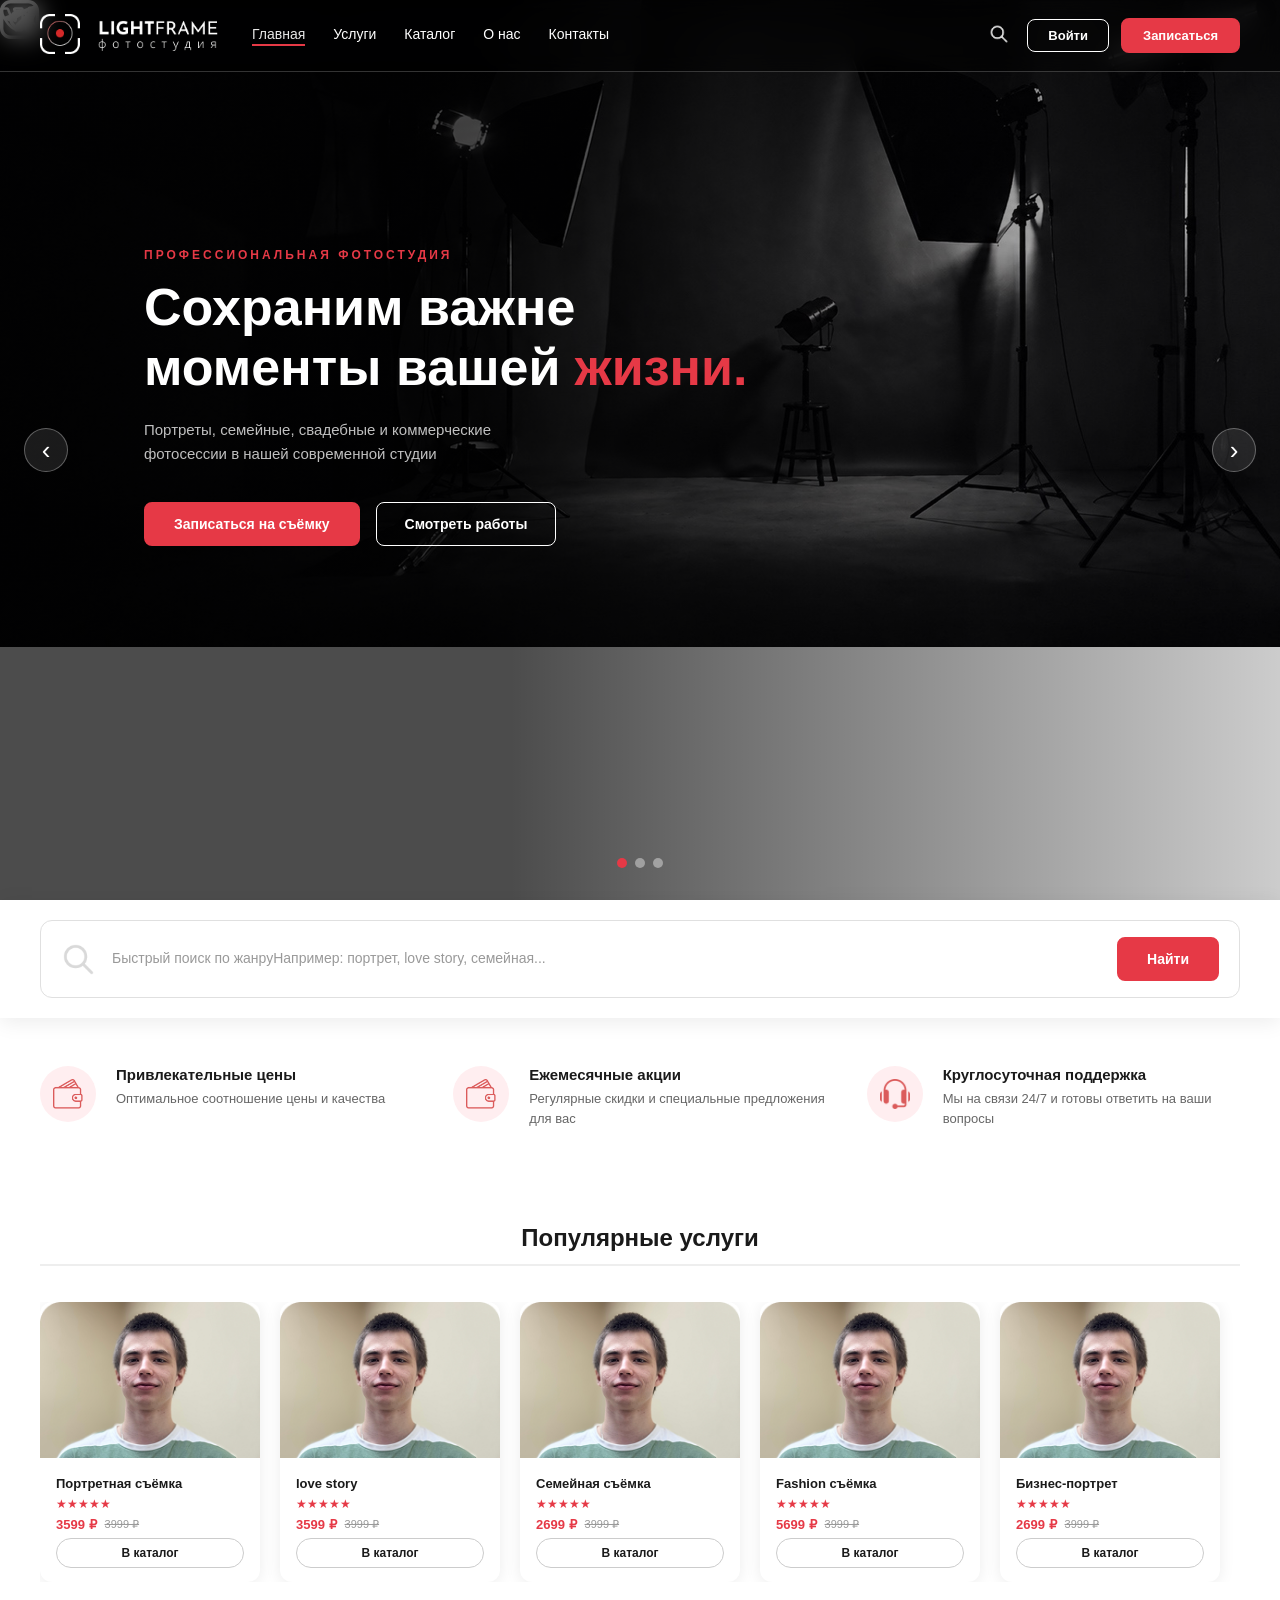
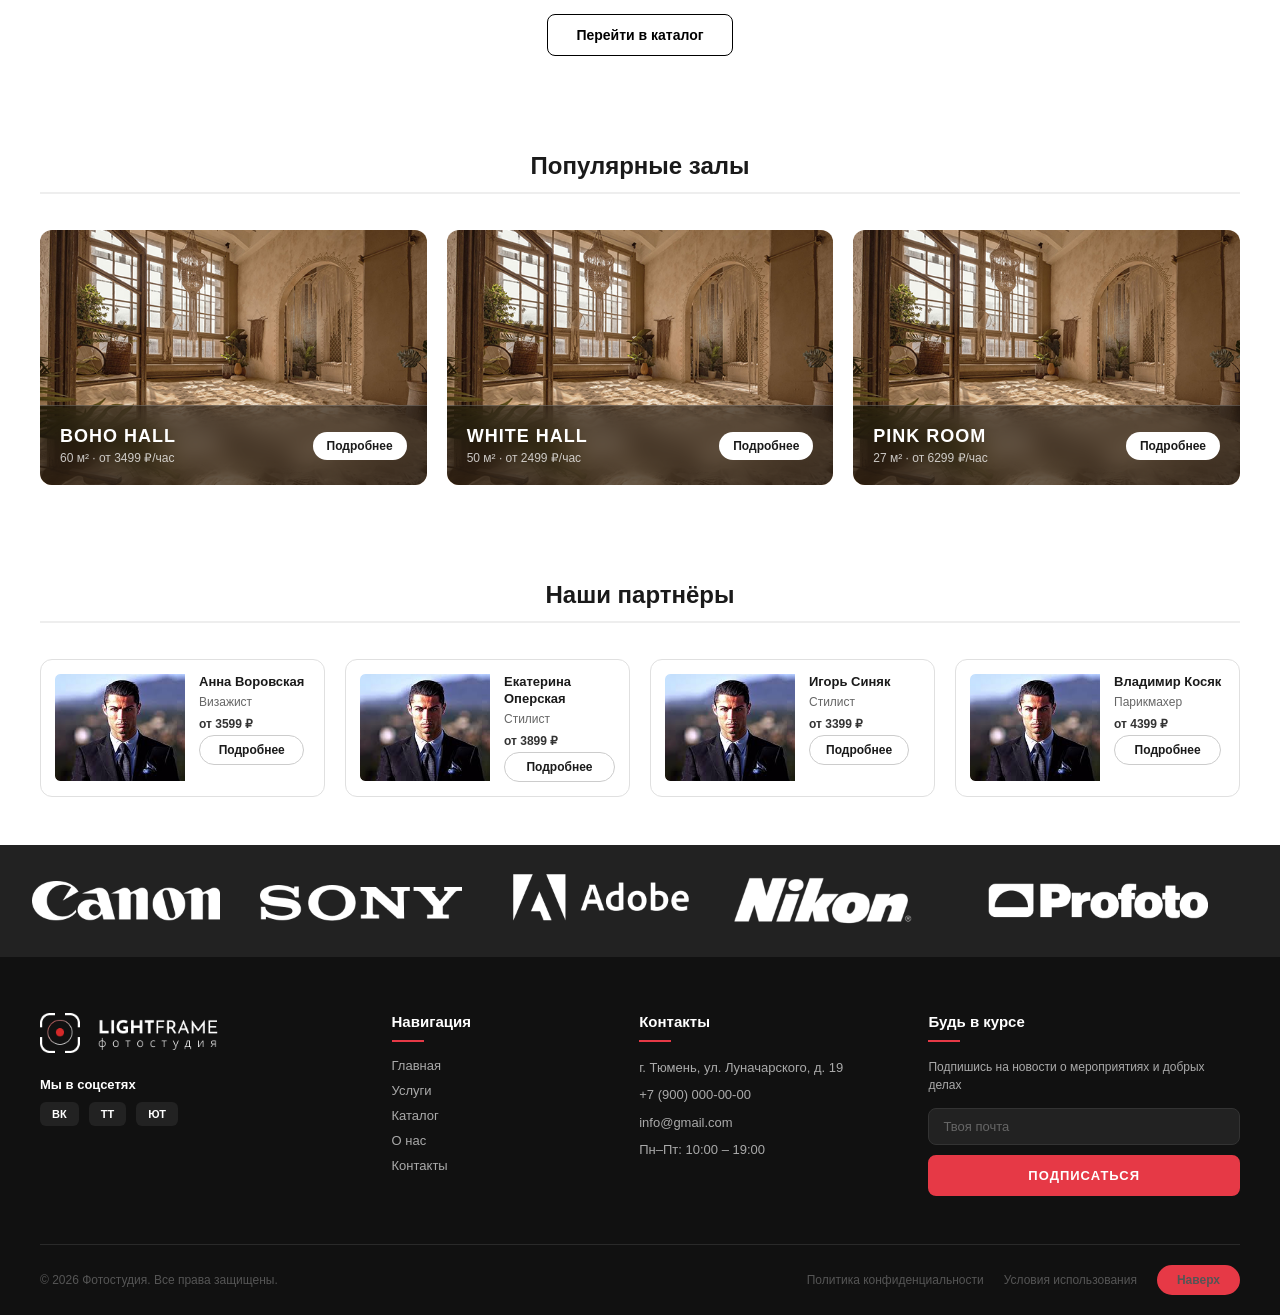
<file: index.html>
<!DOCTYPE html>
<html lang="ru">
<head>
<meta charset="UTF-8">
<meta name="viewport" content="width=1280">
<title>LightFrame — Фотостудия</title>
<link rel="preconnect" href="https://fonts.googleapis.com">
<link rel="stylesheet" href="style.css">
</head>
<body>

<!-- hero -->
<header class="header">
  <div class="header__inner">
    <a href="index.html" class="logo">
      <div class="logo__icon">
        <img src="img/index/Group 25.png" alt="logo" width="180" height="40">
      </div>
    </a>
    <nav class="nav">
      <a href="index.html" class="nav__link nav__link--active">Главная</a>
      <a href="services.html" class="nav__link">Услуги</a>
      <a href="catalog.html" class="nav__link">Каталог</a>
      <a href="about.html" class="nav__link">О нас</a>
      <a href="contacts.html" class="nav__link">Контакты</a>
    </nav>
    <div class="header__actions">
      <button class="header__search" aria-label="Поиск">
        <img src="img/Mask group.png" alt="lupa" width="20" height="20">
      </button>
      <a href="login.html" class="btn btn--outline">Войти</a>
      <a href="login.html" class="btn btn--red">Записаться</a>
    </div>
  </div>
</header>

<!-- hero slider -->
<section class="hero">
  <div class="hero__slide hero__slide--active">
    <img src="img/image 2.png" alt="fon"fon> 
    <!-- hero__bg -->
    <div class="hero__overlay"></div>
    <div class="hero__content">
      <p class="hero__eyebrow">ПРОФЕССИОНАЛЬНАЯ ФОТОСТУДИЯ</p>
      <h1 class="hero__title">Сохраним важне<br> моменты вашей <span class="hero__title--red">жизни.</span></h1>
      <p class="hero__desc">Портреты, семейные, свадебные и коммерческие<br>фотосессии в нашей современной студии</p>
      <div class="hero__btns">
        <a href="login.html" class="btn btn--red">Записаться на съёмку</a>
        <a href="catalog.html" class="btn btn--outline-white">Смотреть работы</a>
      </div>
    </div>
  </div>
  <button class="hero__arrow hero__arrow--prev">&#8249;</button>
  <button class="hero__arrow hero__arrow--next">&#8250;</button>
  <div class="hero__dots">
    <span class="hero__dot hero__dot--active"></span>
    <span class="hero__dot"></span>
    <span class="hero__dot"></span>
  </div>
  <div class="hero__social">
    <img src="img/index/ins.png" alt="ins">
    <img src="img/index/vk.png" alt="vk">
    <img src="img/index/tg.png" alt="tg">
  </div>
</section>

<!-- search bar -->
<section class="search-bar">
  <div class="container">
    <div class="search-bar__inner">
      <img src="img/Mask group.png" alt="lupa" width="35" height="35">
      <input type="text" class="search-bar__input" 
      placeholder="Быстрый поиск по жанру&#10;Например: портрет, love story, семейная...">
      <button class="btn btn--red">Найти</button>
    </div>
  </div>
</section>

<!-- features -->
<section class="features">
  <div class="container">
    <div class="features__grid">
      <div class="feature">
        <div class="feature__icon feature__icon--pink">
          <img src="img/cash.png" alt="logo" width="30" height="30">
        </div>
        <div>
          <h3 class="feature__title">Привлекательные цены</h3>
          <p class="feature__desc">Оптимальное соотношение цены и качества</p>
        </div>
      </div>
      <div class="feature">
        <div class="feature__icon feature__icon--pink">
          <img src="img/cash.png" alt="logo" width="30" height="30">
        </div>
        <div>
          <h3 class="feature__title">Ежемесячные акции</h3>
          <p class="feature__desc">Регулярные скидки и специальные предложения для вас</p>
        </div>
      </div>
      <div class="feature">
        <div class="feature__icon feature__icon--pink">
          <img src="img/soud.png" alt="soud" width="30" height="30">
        </div>
        <div>
          <h3 class="feature__title">Круглосуточная поддержка</h3>
          <p class="feature__desc">Мы на связи 24/7 и готовы ответить на ваши вопросы</p>
        </div>
      </div>
    </div>
  </div>
</section>

<!-- popul servis -->
<section class="section">
  <div class="container">
    <h2 class="section__title">Популярные услуги</h2>
    <div class="services-grid">
      <div class="service-card">
        <img src="img/index/slid1.png" alt="slid1">
        <div class="service-card__body">
          <h4 class="service-card__name">Портретная съёмка</h4>
          <div class="service-card__stars">★★★★★</div>
          <div class="service-card__price"><span class="price--red">3599 ₽</span> <span class="price--old">3999 ₽</span></div>
          <button class="btn btn--outline-sm">В каталог</button>
        </div>
      </div>
      <div class="service-card">
      <img src="img/index/slid1.png" alt="slid1">
        <div class="service-card__body">
          <h4 class="service-card__name">love story</h4>
          <div class="service-card__stars">★★★★★</div>
          <div class="service-card__price"><span class="price--red">3599 ₽</span> <span class="price--old">3999 ₽</span></div>
          <button class="btn btn--outline-sm">В каталог</button>
        </div>
      </div>
      <div class="service-card">
        <img src="img/index/slid1.png" alt="slid1">
        <div class="service-card__body">
          <h4 class="service-card__name">Семейная съёмка</h4>
          <div class="service-card__stars">★★★★★</div>
          <div class="service-card__price"><span class="price--red">2699 ₽</span> <span class="price--old">3999 ₽</span></div>
          <button class="btn btn--outline-sm">В каталог</button>
        </div>
      </div>
      <div class="service-card">
        <img src="img/index/slid1.png" alt="slid1">
        <div class="service-card__body">
          <h4 class="service-card__name">Fashion съёмка</h4>
          <div class="service-card__stars">★★★★★</div>
          <div class="service-card__price"><span class="price--red">5699 ₽</span> <span class="price--old">3999 ₽</span></div>
          <button class="btn btn--outline-sm">В каталог</button>
        </div>
      </div>
      <div class="service-card">
        <img src="img/index/slid1.png" alt="slid1">
        <div class="service-card__body">
          <h4 class="service-card__name">Бизнес-портрет</h4>
          <div class="service-card__stars">★★★★★</div>
          <div class="service-card__price"><span class="price--red">2699 ₽</span> <span class="price--old">3999 ₽</span></div>
          <button class="btn btn--outline-sm">В каталог</button>
        </div>
      </div>
    </div>
    <div style="text-align:center;margin-top:32px;">
      <a href="catalog.html" class="btn btn--outline-dark">Перейти в каталог</a>
    </div>
  </div>
</section>

<!-- popular halls -->
<section class="section">
  <div class="container">
    <h2 class="section__title">Популярные залы</h2>
    <div class="halls-grid">
      <div class="hall-card">
        <div class="hall-card__img"><img src="img/index/zal1.png" alt="zal1">
          <div class="hall-card__overlay">
            <div class="hall-card__content">
              <div class="hall-card__info">
                <h3 class="hall-card__name">BOHO HALL</h3>
                <p class="hall-card__size">60 м² · от 3499 ₽/час</p>
              </div>
              <button class="btn btn--sm-white">Подробнее</button>
            </div>
          </div>
        </div>
      </div>
      <div class="hall-card">
        <div class="hall-card__img">
          <img src="img/index/zal1.png" alt="zal1">
          <div class="hall-card__overlay">
            <div class="hall-card__content">
              <div class="hall-card__info">
                <h3 class="hall-card__name">WHITE HALL</h3>
                <p class="hall-card__size">50 м² · от 2499 ₽/час</p>
              </div>
              <button class="btn btn--sm-white">Подробнее</button>
            </div>
          </div>
        </div>
      </div>
      <div class="hall-card">
        <div class="hall-card__img">
          <img src="img/index/zal1.png" alt="zal1">
          <div class="hall-card__overlay">
            <div class="hall-card__content">
              <div class="hall-card__info">
                <h3 class="hall-card__name">PINK ROOM</h3>
                <p class="hall-card__size">27 м² · от 6299 ₽/час</p>
              </div>
              <button class="btn btn--sm-white">Подробнее</button>
            </div>
          </div>
        </div>
      </div>
    </div>
  </div>
</section>

<!-- partners -->
<section class="section">
  <div class="container">
    <h2 class="section__title">Наши партнёры</h2>
    <div class="partners-grid">
      <div class="partner-card">
        <div class="partner-card__img">
          <img src="img/index/cr7.png" alt="cr7">
        </div>
        <div class="partner-card__body">
          <h4 class="partner-card__name">Анна Воровская</h4>
          <p class="partner-card__role">Визажист</p>
          <p class="partner-card__price">от 3599 ₽</p>
          <button class="btn btn--outline-sm">Подробнее</button>
        </div>
      </div>
      <div class="partner-card">
        <div class="partner-card__img">
          <img src="img/index/cr7.png" alt="cr7">
        </div>
        <div class="partner-card__body">
          <h4 class="partner-card__name">Екатерина Оперская</h4>
          <p class="partner-card__role">Стилист</p>
          <p class="partner-card__price">от 3899 ₽</p>
          <button class="btn btn--outline-sm">Подробнее</button>
        </div>
      </div>
      <div class="partner-card">
        <div class="partner-card__img">
          <img src="img/index/cr7.png" alt="cr7">
        </div>
        <div class="partner-card__body">
          <h4 class="partner-card__name">Игорь Синяк</h4>
          <p class="partner-card__role">Стилист</p>
          <p class="partner-card__price">от 3399 ₽</p>
          <button class="btn btn--outline-sm">Подробнее</button>
        </div>
      </div>
      <div class="partner-card">
        <div class="partner-card__img">
          <img src="img/index/cr7.png" alt="cr7">
        </div>
        <div class="partner-card__body">
          <h4 class="partner-card__name">Владимир Косяк</h4>
          <p class="partner-card__role">Парикмахер</p>
          <p class="partner-card__price">от 4399 ₽</p>
          <button class="btn btn--outline-sm">Подробнее</button>
        </div>
      </div>
    </div>
  </div>
</section>

<!-- baner -->
<section class="brands">
  <div class="container-baner">
    <div class="brands__row">
      <img src="img/index/sponsor2.png" alt="sponsor">
    </div>
  </div>
</section>

<!-- podal -->
<footer class="footer">
  <div class="container">
    <div class="footer__grid">
      <div class="footer__col footer__col--brand">
        <a href="index.html" class="logo logo--white">
          <div class="logo__icon">
            <img src="img/index/Group 25.png" alt="logo" width="180" height="40">
          </div>
        </a>
        <p class="footer__tagline">Мы в соцсетях</p>
        <div class="footer__socials">
          <a href="#" class="footer__social">ВК</a>
          <a href="#" class="footer__social">ТТ</a>
          <a href="#" class="footer__social">ЮТ</a>
        </div>
      </div>
      <div class="footer__col">
        <h4 class="footer__heading">Навигация</h4>
        <div class="footer__divider"></div>
        <nav class="footer__nav">
          <a href="index.html">Главная</a>
          <a href="services.html">Услуги</a>
          <a href="catalog.html">Каталог</a>
          <a href="about.html">О нас</a>
          <a href="contacts.html">Контакты</a>
        </nav>
      </div>
      <div class="footer__col">
        <h4 class="footer__heading">Контакты</h4>
        <div class="footer__divider"></div>
        <div class="footer__contacts">
          <p>г. Тюмень, ул. Луначарского, д. 19</p>
          <a href="tel:+79000000000">+7 (900) 000-00-00</a>
          <a href="mailto:info@gmail.com">info@gmail.com</a>
          <p>Пн–Пт: 10:00 – 19:00</p>
        </div>
      </div>
      <div class="footer__col">
        <h4 class="footer__heading">Будь в курсе</h4>
        <div class="footer__divider"></div>
        <p class="footer__newsletter-desc">Подпишись на новости о мероприятиях и добрых делах</p>
        <div class="footer__newsletter">
          <input type="email" placeholder="Твоя почта" class="footer__input">
          <button class="btn btn--red footer__subscribe">ПОДПИСАТЬСЯ</button>
        </div>
      </div>
    </div>
    <div class="footer__bottom">
      <span>© 2026 Фотостудия. Все права защищены.</span>
      <div class="footer__bottom-links">
        <a href="#">Политика конфиденциальности</a>
        <a href="#">Условия использования</a>
        <a href="#" class="btn btn--red btn--xs">Наверх</a>
      </div>
    </div>
  </div>
</footer>

<script src="main.js"></script>
</body>
</html>
</file>
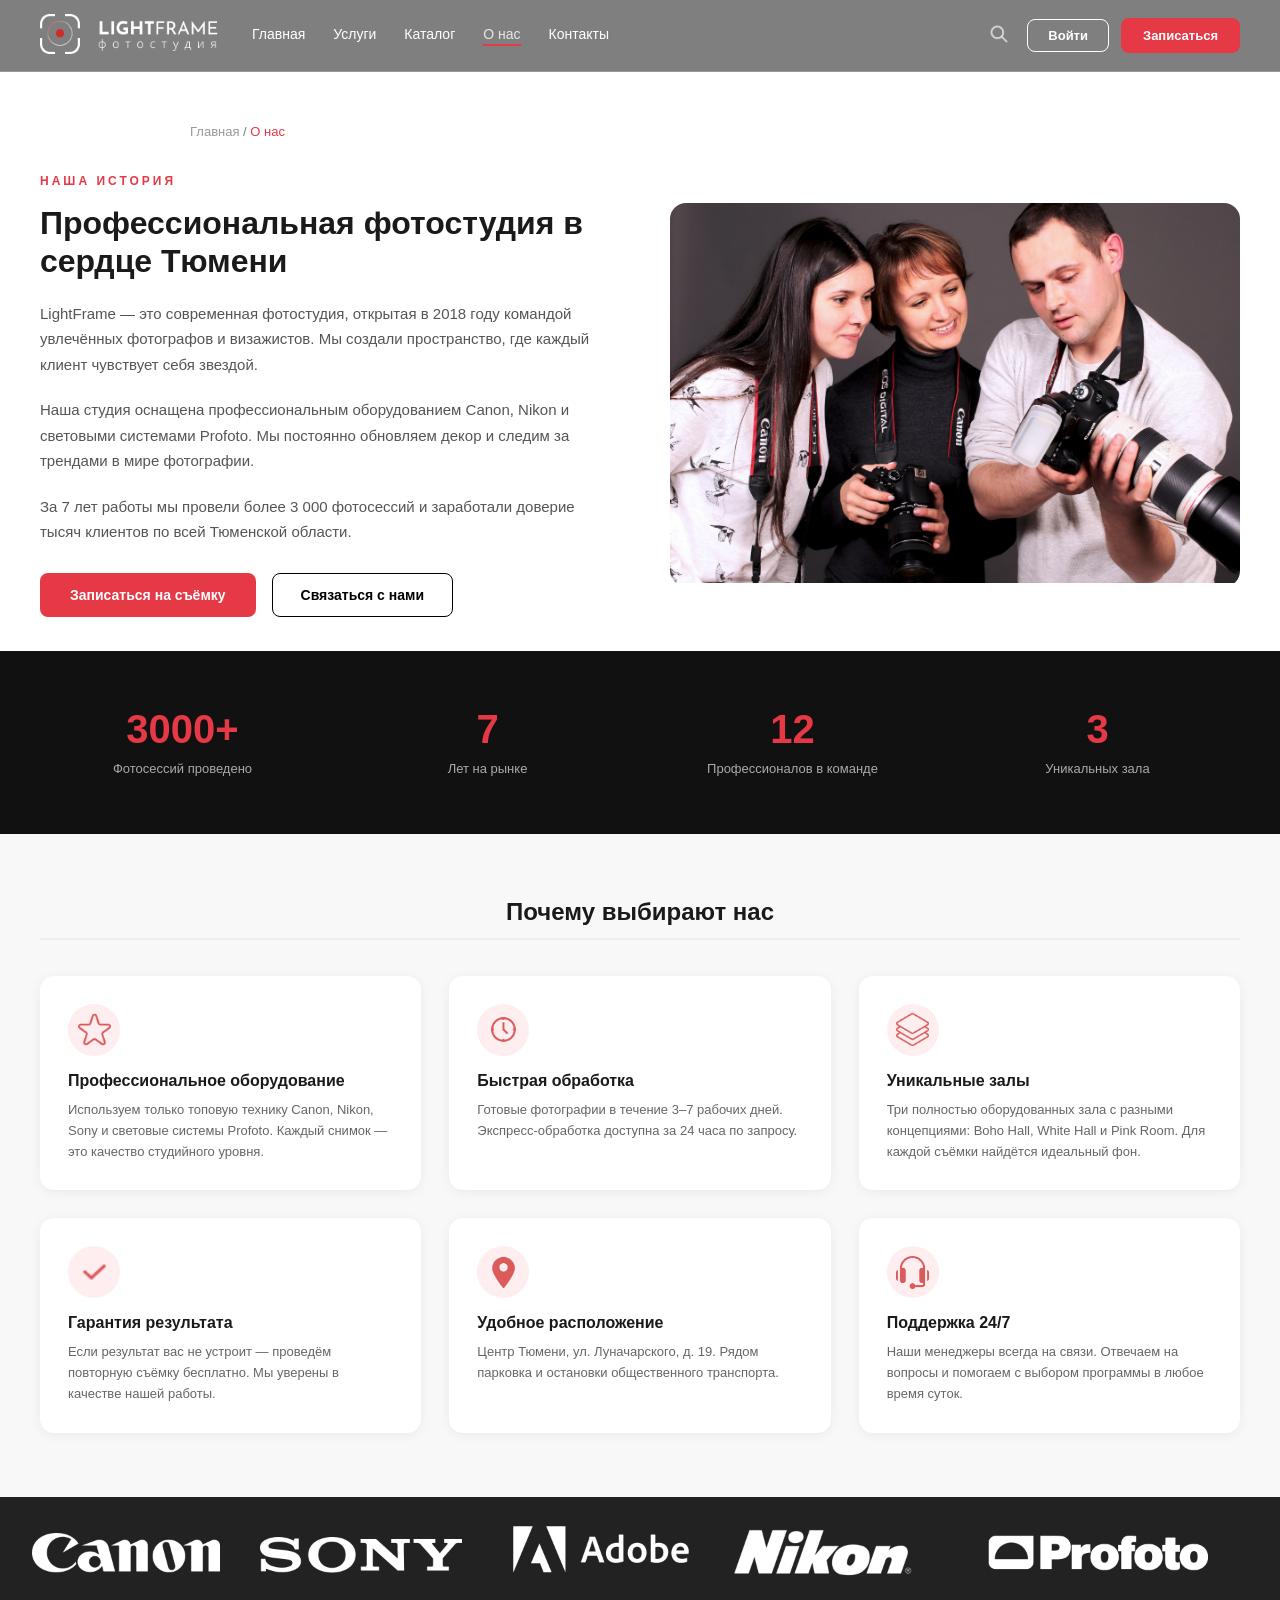
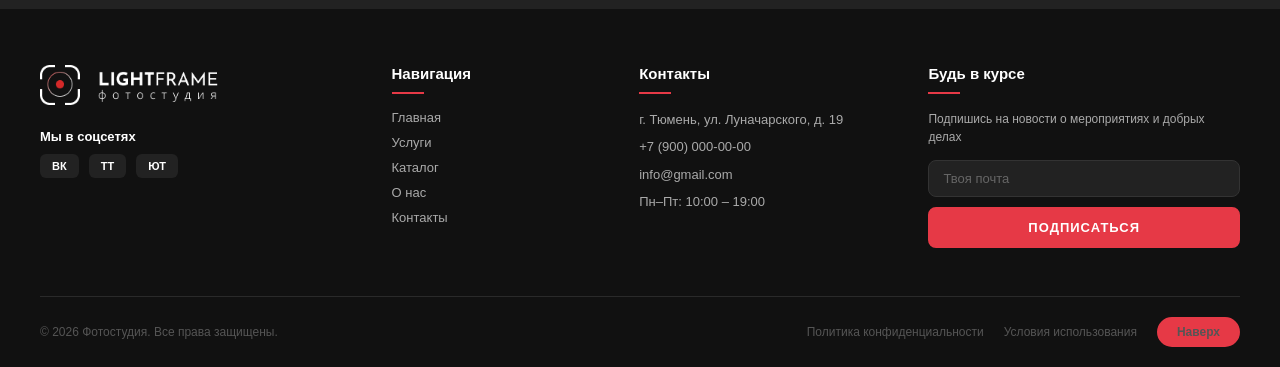
<file: about.html>
<!DOCTYPE html>
<html lang="ru">
<head>
<meta charset="UTF-8">
<meta name="viewport" content="width=1280">
<title>О нас — LightFrame Фотостудия</title>
<link rel="stylesheet" href="style.css">
</head>
<body>

<header class="header">
  <div class="header__inner">
    <a href="index.html" class="logo">
      <div class="logo__icon">
        <img src="img/index/Group 25.png" alt="logo" width="180" height="40">
      </div>
    </a>
    <nav class="nav">
      <a href="index.html" class="nav__link">Главная</a>
      <a href="services.html" class="nav__link">Услуги</a>
      <a href="catalog.html" class="nav__link">Каталог</a>
      <a href="about.html" class="nav__link nav__link--active">О нас</a>
      <a href="contacts.html" class="nav__link">Контакты</a>
    </nav>
    <div class="header__actions">
      <button class="header__search"><img src="img/Mask group.png" alt="lupa" width="20" height="20"></button>
      <a href="login.html" class="btn btn--outline">Войти</a>
      <a href="login.html" class="btn btn--red">Записаться</a>
    </div>
  </div>
</header>

<section class="page-hero">
  <p class="page-hero__breadcrumb"><a href="index.html">Главная</a> / <span>О нас</span></p>
</section>

<!-- ABOUT INTRO -->
<section class="about-intro">
  <div class="container">
    <div class="about-intro__inner">
      <div class="about-intro__text">
        <p class="about-intro__label">Наша история</p>
        <h2 class="about-intro__title">Профессиональная фотостудия в сердце Тюмени</h2>
        <p class="about-intro__desc">LightFrame — это современная фотостудия, открытая в 2018 году командой увлечённых фотографов и визажистов. Мы создали пространство, где каждый клиент чувствует себя звездой.</p>
        <p class="about-intro__desc">Наша студия оснащена профессиональным оборудованием Canon, Nikon и световыми системами Profoto. Мы постоянно обновляем декор и следим за трендами в мире фотографии.</p>
        <p class="about-intro__desc">За 7 лет работы мы провели более 3 000 фотосессий и заработали доверие тысяч клиентов по всей Тюменской области.</p>
        <div style="display:flex;gap:16px;margin-top:28px;">
          <a href="login.html" class="btn btn--red">Записаться на съёмку</a>
          <a href="contacts.html" class="btn btn--outline-dark">Связаться с нами</a>
        </div>
      </div>
      <div class="about-intro__img">
        <img src="img/contact/orig.jpg" alt="orig">
      </div>
    </div>
  </div>
</section>

<!-- STATS -->
<section class="stats-section">
  <div class="container">
    <div class="stats-grid">
      <div class="stat">
        <div class="stat__number">3000+</div>
        <div class="stat__label">Фотосессий проведено</div>
      </div>
      <div class="stat">
        <div class="stat__number">7</div>
        <div class="stat__label">Лет на рынке</div>
      </div>
      <div class="stat">
        <div class="stat__number">12</div>
        <div class="stat__label">Профессионалов в команде</div>
      </div>
      <div class="stat">
        <div class="stat__number">3</div>
        <div class="stat__label">Уникальных зала</div>
      </div>
    </div>
  </div>
</section>



<!-- ADVANTAGES -->
<section class="advantages-section">
  <div class="container">
    <h2 class="section__title">Почему выбирают нас</h2>
    <div class="advantages-grid">
      <div class="advantage-card">
        <div class="advantage-card__icon">
          <img src="img/catalog/star.png" alt="star" width="33" height="33">
        </div>
        <h3 class="advantage-card__title">Профессиональное оборудование</h3>
        <p class="advantage-card__desc">Используем только топовую технику Canon, Nikon, Sony и световые системы Profoto. Каждый снимок — это качество студийного уровня.</p>
      </div>
      <div class="advantage-card">
        <div class="advantage-card__icon">
          <img src="img/catalog/timeabout.png" alt="time" width="33" height="33">
        </div>
        <h3 class="advantage-card__title">Быстрая обработка</h3>
        <p class="advantage-card__desc">Готовые фотографии в течение 3–7 рабочих дней. Экспресс-обработка доступна за 24 часа по запросу.</p>
      </div>
      <div class="advantage-card">
        <div class="advantage-card__icon">
          <img src="img/catalog/zal.png" alt="zal" width="33" height="33">
        </div>
        <h3 class="advantage-card__title">Уникальные залы</h3>
        <p class="advantage-card__desc">Три полностью оборудованных зала с разными концепциями: Boho Hall, White Hall и Pink Room. Для каждой съёмки найдётся идеальный фон.</p>
      </div>
      <div class="advantage-card">
        <div class="advantage-card__icon">
          <img src="img/index2/ok_cart.png" alt="ok_cart" width="25" height="18">
        </div>
        <h3 class="advantage-card__title">Гарантия результата</h3>
        <p class="advantage-card__desc">Если результат вас не устроит — проведём повторную съёмку бесплатно. Мы уверены в качестве нашей работы.</p>
      </div>
      <div class="advantage-card">
        <div class="advantage-card__icon">
          <img src="img/index2/map.png" alt="map" width="33" height="33">
        </div>
        <h3 class="advantage-card__title">Удобное расположение</h3>
        <p class="advantage-card__desc">Центр Тюмени, ул. Луначарского, д. 19. Рядом парковка и остановки общественного транспорта.</p>
      </div>
      <div class="advantage-card">
        <div class="advantage-card__icon">
          <img src="img/soud.png" alt="soud" width="33" height="33">
        </div>
        <h3 class="advantage-card__title">Поддержка 24/7</h3>
        <p class="advantage-card__desc">Наши менеджеры всегда на связи. Отвечаем на вопросы и помогаем с выбором программы в любое время суток.</p>
      </div>
    </div>
  </div>
</section>

<!-- baner -->
<section class="brands">
  <div class="container-baner">
    <div class="brands__row">
      <img src="img/index/sponsor2.png" alt="sponsor">
    </div>
  </div>
</section>

<footer class="footer">
  <div class="container">
    <div class="footer__grid">
      <div class="footer__col footer__col--brand">
        <a href="index.html" class="logo logo--white">
          <div class="logo__icon"><img src="img/index/Group 25.png" alt="logo" width="180" height="40"></div>
        </a>
        <p class="footer__tagline">Мы в соцсетях</p>
        <div class="footer__socials">
          <a href="#" class="footer__social">ВК</a>
          <a href="#" class="footer__social">ТТ</a>
          <a href="#" class="footer__social">ЮТ</a>
        </div>
      </div>
      <div class="footer__col">
        <h4 class="footer__heading">Навигация</h4>
        <div class="footer__divider"></div>
        <nav class="footer__nav">
          <a href="index.html">Главная</a>
          <a href="services.html">Услуги</a>
          <a href="catalog.html">Каталог</a>
          <a href="about.html">О нас</a>
          <a href="contacts.html">Контакты</a>
        </nav>
      </div>
      <div class="footer__col">
        <h4 class="footer__heading">Контакты</h4>
        <div class="footer__divider"></div>
        <div class="footer__contacts">
          <p>г. Тюмень, ул. Луначарского, д. 19</p>
          <a href="tel:+79000000000">+7 (900) 000-00-00</a>
          <a href="mailto:info@gmail.com">info@gmail.com</a>
          <p>Пн–Пт: 10:00 – 19:00</p>
        </div>
      </div>
      <div class="footer__col">
        <h4 class="footer__heading">Будь в курсе</h4>
        <div class="footer__divider"></div>
        <p class="footer__newsletter-desc">Подпишись на новости о мероприятиях и добрых делах</p>
        <div class="footer__newsletter">
          <input type="email" placeholder="Твоя почта" class="footer__input">
          <button class="btn btn--red footer__subscribe">ПОДПИСАТЬСЯ</button>
        </div>
      </div>
    </div>
    <div class="footer__bottom">
      <span>© 2026 Фотостудия. Все права защищены.</span>
      <div class="footer__bottom-links">
        <a href="#">Политика конфиденциальности</a>
        <a href="#">Условия использования</a>
        <a href="#" class="btn btn--red btn--xs">Наверх</a>
      </div>
    </div>
  </div>
</footer>

<script src="main.js"></script>
</body>
</html>
</file>
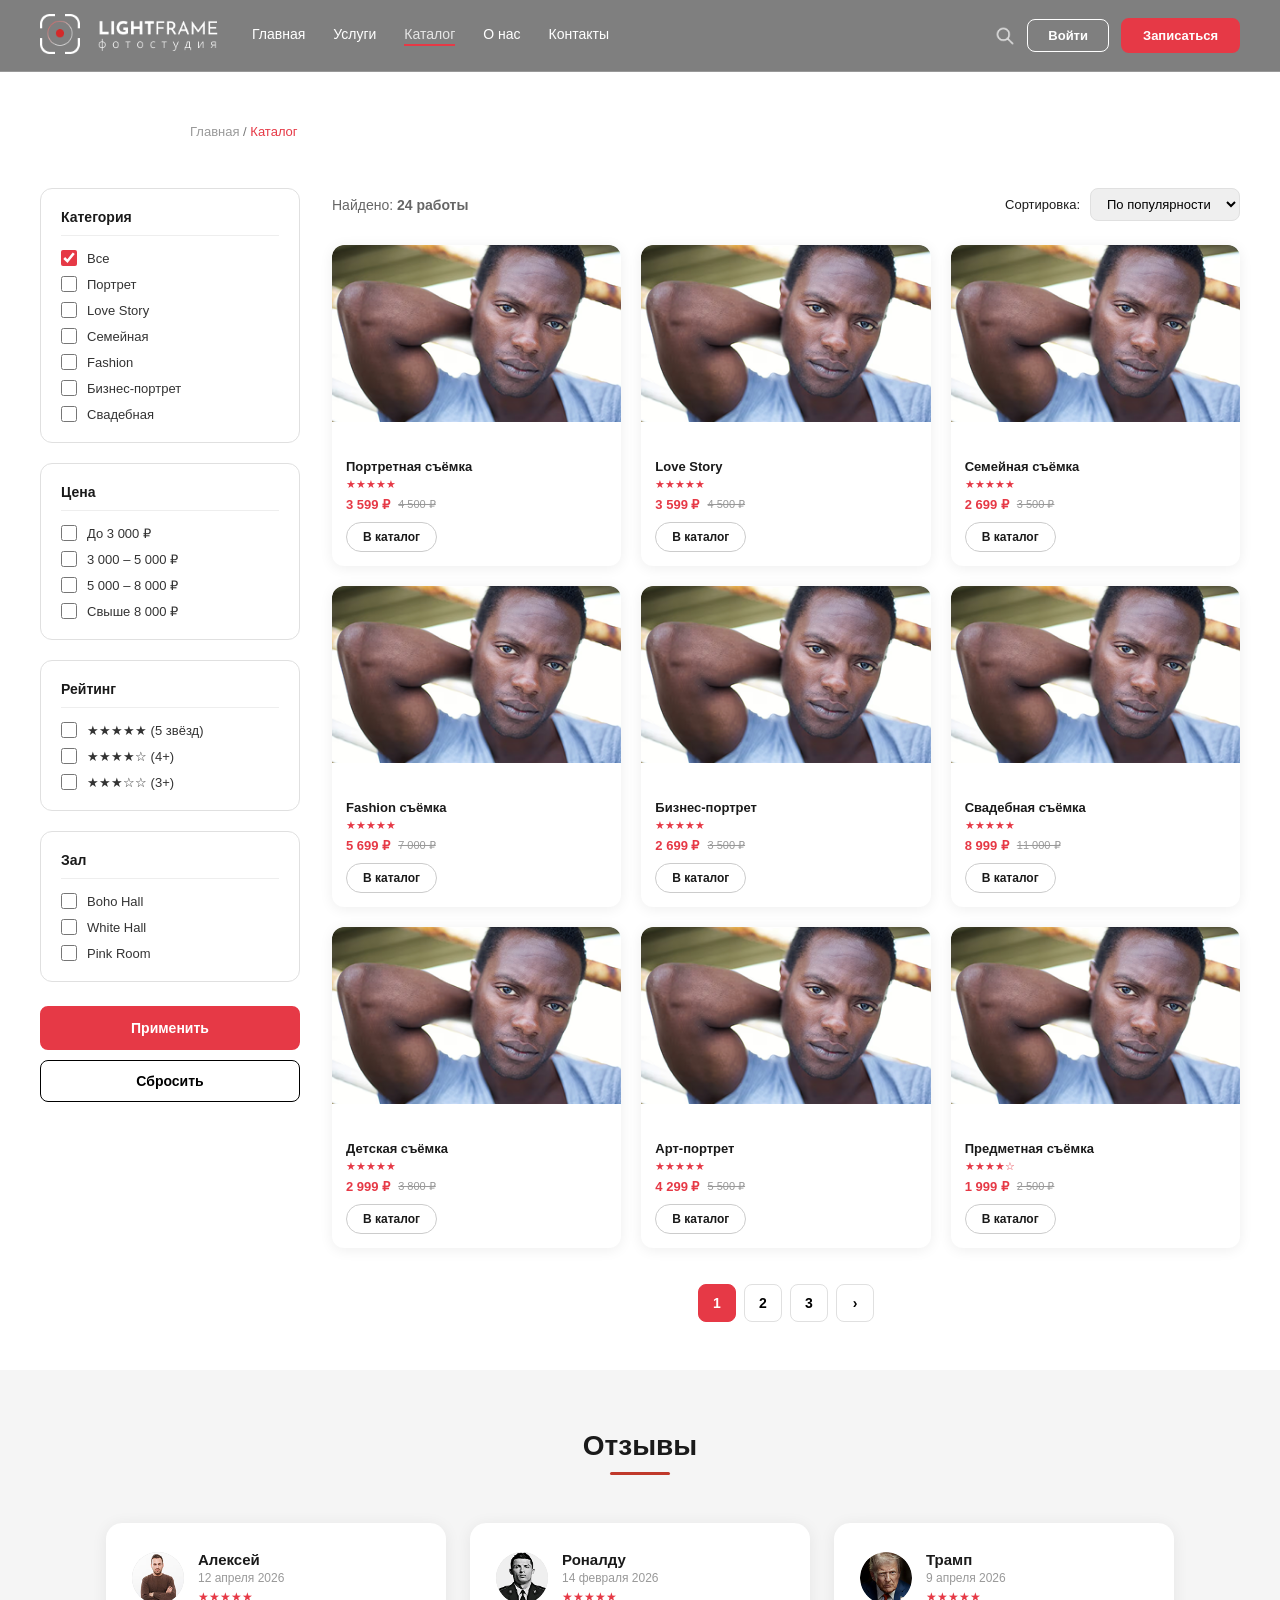
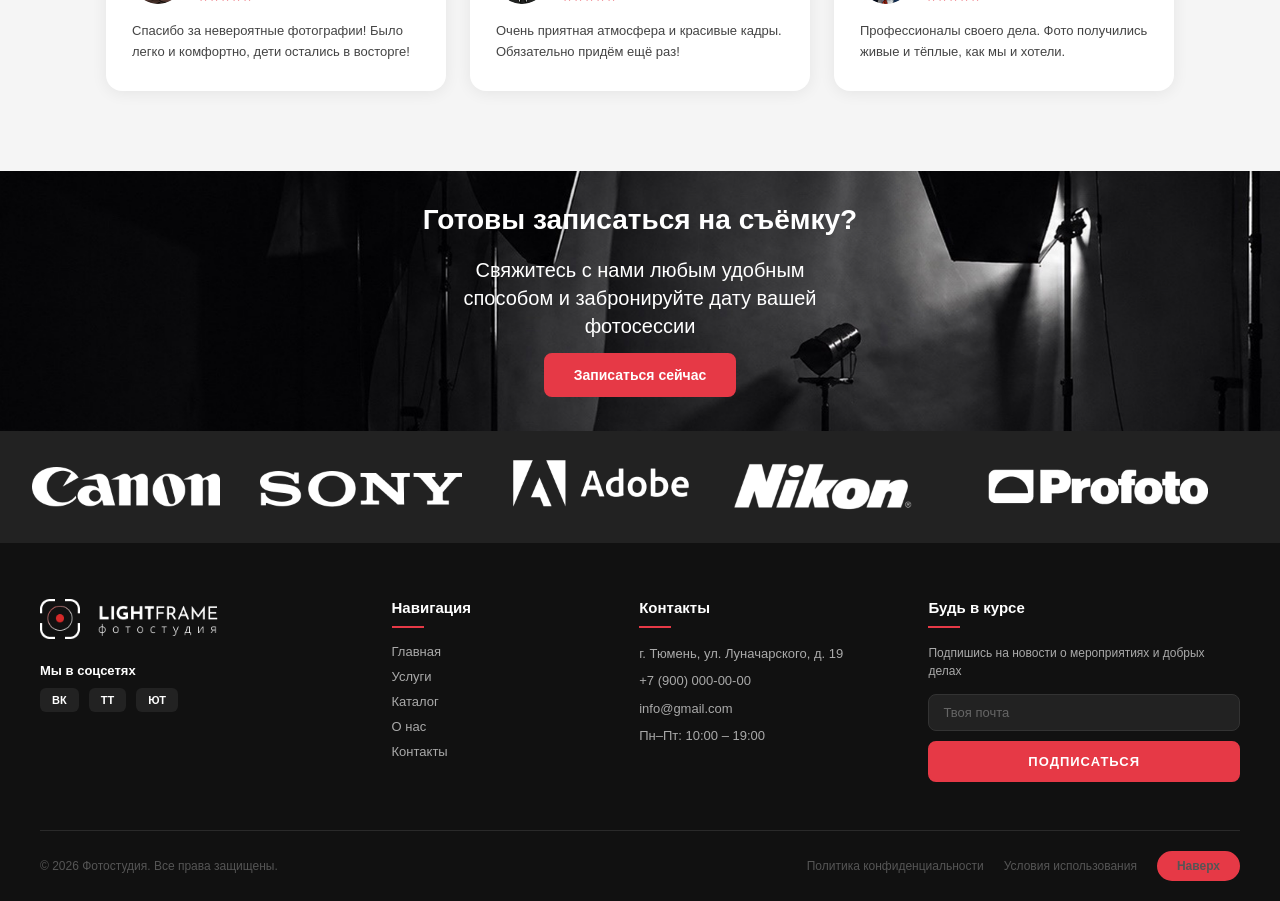
<file: catalog.html>
<!DOCTYPE html>
<html lang="ru">
<head>
<meta charset="UTF-8">
<meta name="viewport" content="width=1280">
<title>Каталог — LightFrame Фотостудия</title>
<link rel="stylesheet" href="style.css">
</head>
<body>

<header class="header">
  <div class="header__inner">
    <a href="index.html" class="logo">
      <div class="logo__icon">
        <img src="img/index/Group 25.png" alt="logo" width="180" height="40">
      </div>
    </a>
    <nav class="nav">
      <a href="index.html" class="nav__link">Главная</a>
      <a href="services.html" class="nav__link">Услуги</a>
      <a href="catalog.html" class="nav__link nav__link--active">Каталог</a>
      <a href="about.html" class="nav__link">О нас</a>
      <a href="contacts.html" class="nav__link">Контакты</a>
    </nav>
    <div class="header__actions">
      <img src="img/Mask group.png" alt="lupa" width="20" height="20">
      <a href="login.html" class="btn btn--outline">Войти</a>
      <a href="login.html" class="btn btn--red">Записаться</a>
    </div>
  </div>
</header>

<section class="page-hero">
    <p class="page-hero__breadcrumb"><a href="index.html">Главная</a> / <span>Каталог</span></p>
</section>

<div class="catalog-layout">
  <div class="container">
    <div class="catalog-layout__inner">

      <!-- SIDEBAR -->
      <aside class="catalog-sidebar">
        <div class="catalog-sidebar__block">
          <h3 class="catalog-sidebar__title">Категория</h3>
          <div class="catalog-filter-list">
            <label class="catalog-filter-item"><input type="checkbox" checked> Все</label>
            <label class="catalog-filter-item"><input type="checkbox"> Портрет</label>
            <label class="catalog-filter-item"><input type="checkbox"> Love Story</label>
            <label class="catalog-filter-item"><input type="checkbox"> Семейная</label>
            <label class="catalog-filter-item"><input type="checkbox"> Fashion</label>
            <label class="catalog-filter-item"><input type="checkbox"> Бизнес-портрет</label>
            <label class="catalog-filter-item"><input type="checkbox"> Свадебная</label>
          </div>
        </div>
        <div class="catalog-sidebar__block">
          <h3 class="catalog-sidebar__title">Цена</h3>
          <div class="catalog-filter-list">
            <label class="catalog-filter-item"><input type="checkbox"> До 3 000 ₽</label>
            <label class="catalog-filter-item"><input type="checkbox"> 3 000 – 5 000 ₽</label>
            <label class="catalog-filter-item"><input type="checkbox"> 5 000 – 8 000 ₽</label>
            <label class="catalog-filter-item"><input type="checkbox"> Свыше 8 000 ₽</label>
          </div>
        </div>
        <div class="catalog-sidebar__block">
          <h3 class="catalog-sidebar__title">Рейтинг</h3>
          <div class="catalog-filter-list">
            <label class="catalog-filter-item"><input type="checkbox"> ★★★★★ (5 звёзд)</label>
            <label class="catalog-filter-item"><input type="checkbox"> ★★★★☆ (4+)</label>
            <label class="catalog-filter-item"><input type="checkbox"> ★★★☆☆ (3+)</label>
          </div>
        </div>
        <div class="catalog-sidebar__block">
          <h3 class="catalog-sidebar__title">Зал</h3>
          <div class="catalog-filter-list">
            <label class="catalog-filter-item"><input type="checkbox"> Boho Hall</label>
            <label class="catalog-filter-item"><input type="checkbox"> White Hall</label>
            <label class="catalog-filter-item"><input type="checkbox"> Pink Room</label>
          </div>
        </div>
        <button class="btn btn--red" style="width:100%;margin-top:4px;">Применить</button>
        <button class="btn btn--outline-dark" style="width:100%;margin-top:10px;">Сбросить</button>
      </aside>

      <!-- MAIN -->
      <main class="catalog-main">
        <div class="catalog-main__header">
          <p class="catalog-main__count">Найдено: <b>24 работы</b></p>
          <div class="catalog-sort">
            <span>Сортировка:</span>
            <select>
              <option>По популярности</option>
              <option>По цене (↑)</option>
              <option>По цене (↓)</option>
              <option>По рейтингу</option>
            </select>
          </div>
        </div>

        <div class="catalog-grid">
          <div class="catalog-card">
            <div class="catalog-card__img">
              <img src="img/catalog/catalogphoto.png" alt="catalog">
            </div>
            <div class="catalog-card__body">
              <h4 class="catalog-card__name">Портретная съёмка</h4>
              <div class="catalog-card__stars">★★★★★</div>
              <div class="catalog-card__price"><span class="price--red">3 599 ₽</span><span class="price--old">4 500 ₽</span></div>
              <a href="login.html" class="btn btn--outline-sm">В каталог</a>
            </div>
          </div>
          <div class="catalog-card">
            <div class="catalog-card__img">
              <img src="img/catalog/catalogphoto.png" alt="catalog">
            </div>
            <div class="catalog-card__body">
              <h4 class="catalog-card__name">Love Story</h4>
              <div class="catalog-card__stars">★★★★★</div>
              <div class="catalog-card__price"><span class="price--red">3 599 ₽</span><span class="price--old">4 500 ₽</span></div>
              <a href="login.html" class="btn btn--outline-sm">В каталог</a>
            </div>
          </div>
          <div class="catalog-card">
            <div class="catalog-card__img">
              <img src="img/catalog/catalogphoto.png" alt="catalog">
            </div>
            <div class="catalog-card__body">
              <h4 class="catalog-card__name">Семейная съёмка</h4>
              <div class="catalog-card__stars">★★★★★</div>
              <div class="catalog-card__price"><span class="price--red">2 699 ₽</span><span class="price--old">3 500 ₽</span></div>
              <a href="login.html" class="btn btn--outline-sm">В каталог</a>
            </div>
          </div>
          <div class="catalog-card">
            <div class="catalog-card__img">
              <img src="img/catalog/catalogphoto.png" alt="catalog">
            </div>
            <div class="catalog-card__body">
              <h4 class="catalog-card__name">Fashion съёмка</h4>
              <div class="catalog-card__stars">★★★★★</div>
              <div class="catalog-card__price"><span class="price--red">5 699 ₽</span><span class="price--old">7 000 ₽</span></div>
              <a href="login.html" class="btn btn--outline-sm">В каталог</a>
            </div>
          </div>
          <div class="catalog-card">
            <div class="catalog-card__img">
              <img src="img/catalog/catalogphoto.png" alt="catalog">
            </div>
            <div class="catalog-card__body">
              <h4 class="catalog-card__name">Бизнес-портрет</h4>
              <div class="catalog-card__stars">★★★★★</div>
              <div class="catalog-card__price"><span class="price--red">2 699 ₽</span><span class="price--old">3 500 ₽</span></div>
              <a href="login.html" class="btn btn--outline-sm">В каталог</a>
            </div>
          </div>
          <div class="catalog-card">
            <div class="catalog-card__img">
              <img src="img/catalog/catalogphoto.png" alt="catalog">
            </div>
            <div class="catalog-card__body">
              <h4 class="catalog-card__name">Свадебная съёмка</h4>
              <div class="catalog-card__stars">★★★★★</div>
              <div class="catalog-card__price"><span class="price--red">8 999 ₽</span><span class="price--old">11 000 ₽</span></div>
              <a href="login.html" class="btn btn--outline-sm">В каталог</a>
            </div>
          </div>
          <div class="catalog-card">
            <div class="catalog-card__img">
              <img src="img/catalog/catalogphoto.png" alt="catalog">
            </div>
            <div class="catalog-card__body">
              <h4 class="catalog-card__name">Детская съёмка</h4>
              <div class="catalog-card__stars">★★★★★</div>
              <div class="catalog-card__price"><span class="price--red">2 999 ₽</span><span class="price--old">3 800 ₽</span></div>
              <a href="login.html" class="btn btn--outline-sm">В каталог</a>
            </div>
          </div>
          <div class="catalog-card">
            <div class="catalog-card__img">
              <img src="img/catalog/catalogphoto.png" alt="catalog">
            </div>
            <div class="catalog-card__body">
              <h4 class="catalog-card__name">Арт-портрет</h4>
              <div class="catalog-card__stars">★★★★★</div>
              <div class="catalog-card__price"><span class="price--red">4 299 ₽</span><span class="price--old">5 500 ₽</span></div>
              <a href="login.html" class="btn btn--outline-sm">В каталог</a>
            </div>
          </div>
          <div class="catalog-card">
            <div class="catalog-card__img">
              <img src="img/catalog/catalogphoto.png" alt="catalog">
            </div>
            <div class="catalog-card__body">
              <h4 class="catalog-card__name">Предметная съёмка</h4>
              <div class="catalog-card__stars">★★★★☆</div>
              <div class="catalog-card__price"><span class="price--red">1 999 ₽</span><span class="price--old">2 500 ₽</span></div>
              <a href="login.html" class="btn btn--outline-sm">В каталог</a>
            </div>
          </div>
        </div>

        <div class="catalog-pagination">
          <button class="catalog-pagination__btn catalog-pagination__btn--active">1</button>
          <button class="catalog-pagination__btn">2</button>
          <button class="catalog-pagination__btn">3</button>
          <button class="catalog-pagination__btn">›</button>
        </div>
      </main>
    </div>
  </div>
</div>

<!--  REVIEWS  -->
<section class="reviews-section">
  <h2 class="section-title">Отзывы</h2>
  <div class="section-underline"></div>

  <div class="reviews-grid">

    <!-- Review 1 -->
    <div class="review-card">
      <div class="review-header">
        <div class="avatar">
          <img src="img/index2/alex.png" alt="alex" width="52" height="52">
        </div>
        <div class="review-meta">
          <div class="review-name">Алексей</div>
          <div class="review-date">12 апреля 2026</div>
          <div class="stars">
            <div class="service-card__stars">★★★★★</div>
          </div>
        </div>
      </div>
      <p class="review-text">Спасибо за невероятные фотографии! Было легко и комфортно, дети остались в восторге!</p>
    </div>

    <!-- Review 2 -->
    <div class="review-card">
      <div class="review-header">
        <div class="avatar">
          <img src="img/index2/cr7ava.png" alt="cr7ava" width="52" height="52">
        </div>
        <div class="review-meta">
          <div class="review-name">Роналду</div>
          <div class="review-date">14 февраля 2026</div>
          <div class="stars">
            <div class="service-card__stars">★★★★★</div>
          </div>
        </div>
      </div>
      <p class="review-text">Очень приятная атмосфера и красивые кадры. Обязательно придём ещё раз!</p>
    </div>

    <!-- Review 3 -->
    <div class="review-card">
      <div class="review-header">
        <div class="avatar">
          <img src="img/index2/trump.png" alt="trump" width="52" height="52">
        </div>
        <div class="review-meta">
          <div class="review-name">Трамп</div>
          <div class="review-date">9 апреля 2026</div>
          <div class="stars">
            <div class="service-card__stars">★★★★★</div>
          </div>
        </div>
      </div>
      <p class="review-text">Профессионалы своего дела. Фото получились живые и тёплые, как мы и хотели.</p>
    </div>

  </div>
</section>

<!-- baner advertising -->

<section class="advertising">
    <h2>Готовы записаться на съёмку?</h2>
    <p>Свяжитесь с нами любым удобным</p>
    <p>способом и забронируйте дату вашей</p>
    <p>фотосессии</p>
    <a href="login.html" class="btn btn--red">Записаться сейчас</a>
</section>


<!-- baner -->
<section class="brands">
  <div class="container-baner">
    <div class="brands__row">
      <img src="img/index/sponsor2.png" alt="sponsor">
    </div>
  </div>
</section>

<footer class="footer">
  <div class="container">
    <div class="footer__grid">
      <div class="footer__col footer__col--brand">
        <a href="index.html" class="logo logo--white">
          <div class="logo__icon"><img src="img/index/Group 25.png" alt="logo" width="180" height="40"></div>
        </a>
        <p class="footer__tagline">Мы в соцсетях</p>
        <div class="footer__socials">
          <a href="#" class="footer__social">ВК</a>
          <a href="#" class="footer__social">ТТ</a>
          <a href="#" class="footer__social">ЮТ</a>
        </div>
      </div>
      <div class="footer__col">
        <h4 class="footer__heading">Навигация</h4>
        <div class="footer__divider"></div>
        <nav class="footer__nav">
          <a href="index.html">Главная</a>
          <a href="services.html">Услуги</a>
          <a href="catalog.html">Каталог</a>
          <a href="about.html">О нас</a>
          <a href="contacts.html">Контакты</a>
        </nav>
      </div>
      <div class="footer__col">
        <h4 class="footer__heading">Контакты</h4>
        <div class="footer__divider"></div>
        <div class="footer__contacts">
          <p>г. Тюмень, ул. Луначарского, д. 19</p>
          <a href="tel:+79000000000">+7 (900) 000-00-00</a>
          <a href="mailto:info@gmail.com">info@gmail.com</a>
          <p>Пн–Пт: 10:00 – 19:00</p>
        </div>
      </div>
      <div class="footer__col">
        <h4 class="footer__heading">Будь в курсе</h4>
        <div class="footer__divider"></div>
        <p class="footer__newsletter-desc">Подпишись на новости о мероприятиях и добрых делах</p>
        <div class="footer__newsletter">
          <input type="email" placeholder="Твоя почта" class="footer__input">
          <button class="btn btn--red footer__subscribe">ПОДПИСАТЬСЯ</button>
        </div>
      </div>
    </div>
    <div class="footer__bottom">
      <span>© 2026 Фотостудия. Все права защищены.</span>
      <div class="footer__bottom-links">
        <a href="#">Политика конфиденциальности</a>
        <a href="#">Условия использования</a>
        <a href="#" class="btn btn--red btn--xs">Наверх</a>
      </div>
    </div>
  </div>
</footer>

<script src="main.js"></script>
</body>
</html>
</file>
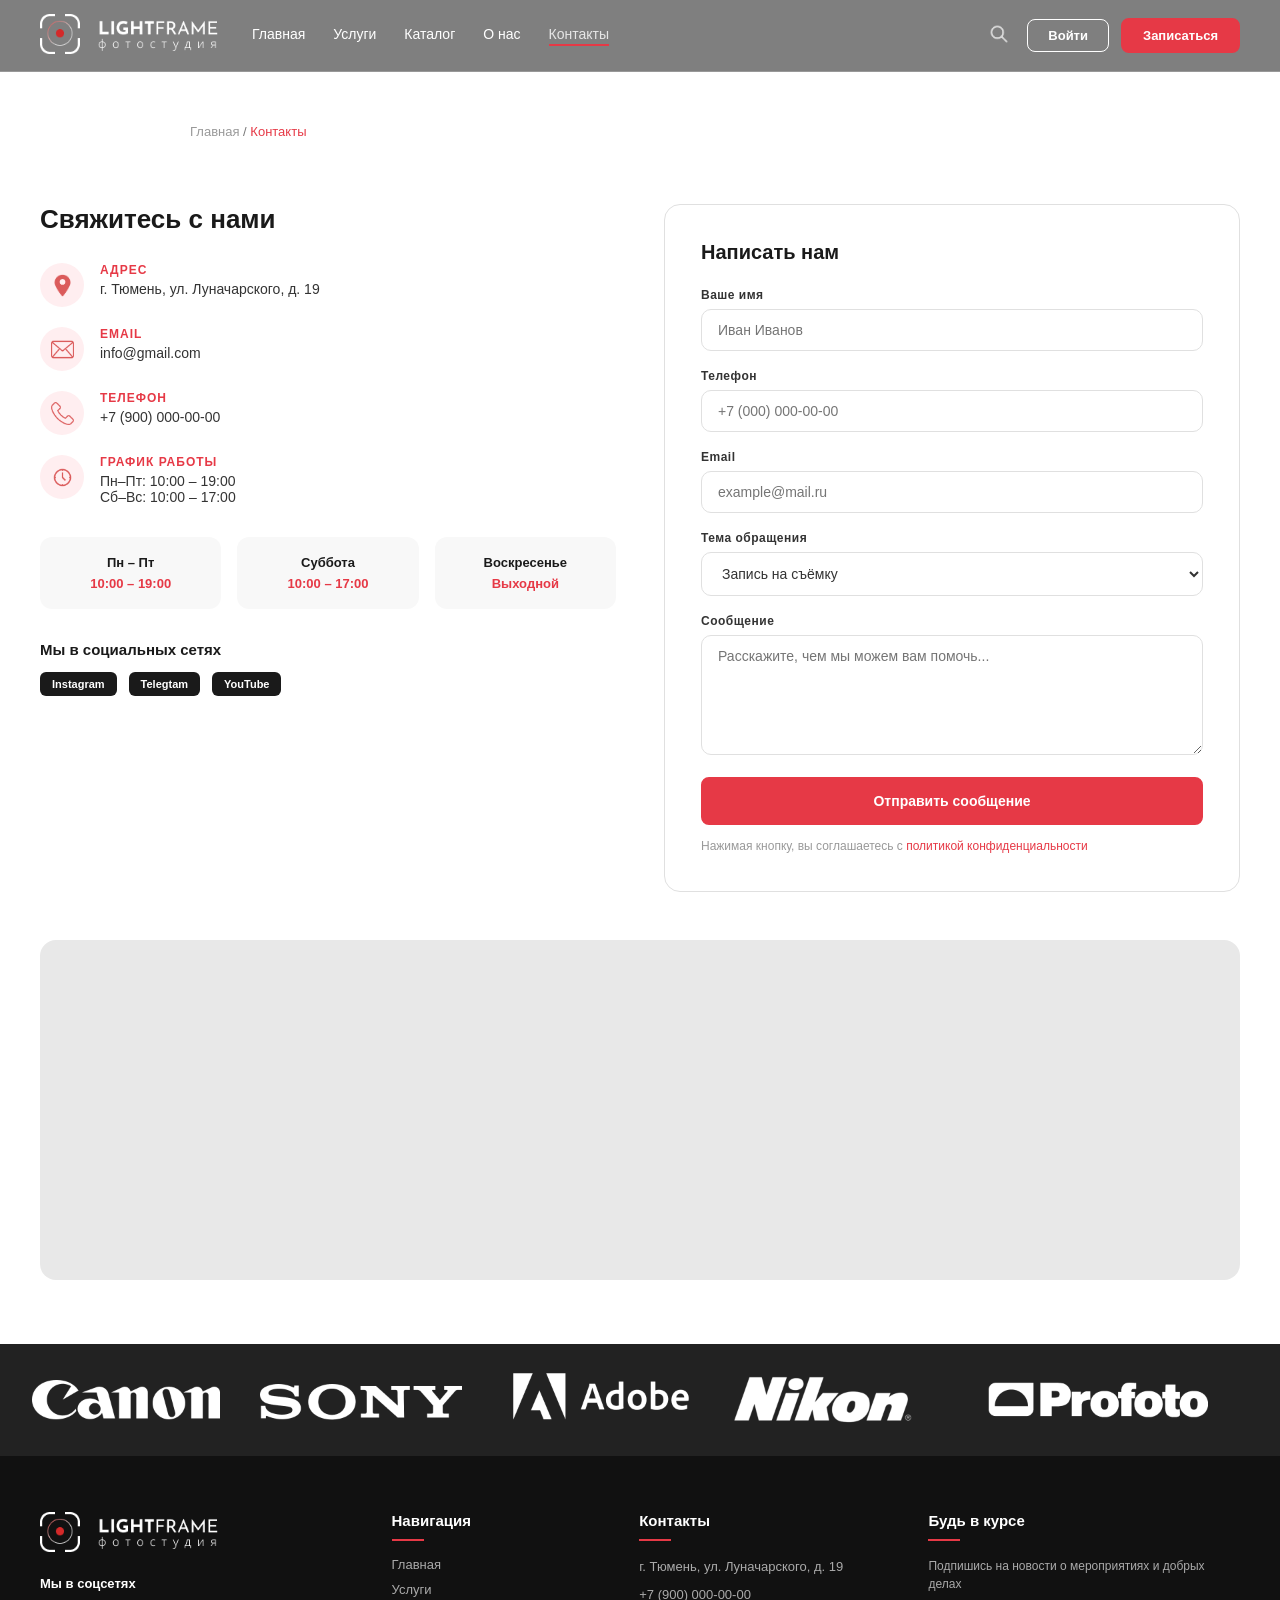
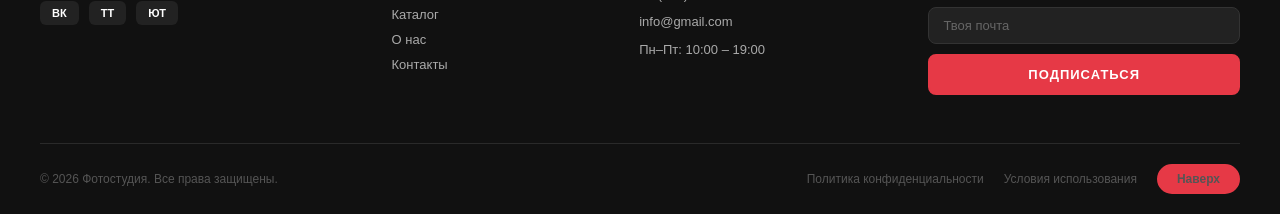
<file: contacts.html>
<!DOCTYPE html>
<html lang="ru">
<head>
<meta charset="UTF-8">
<meta name="viewport" content="width=1280">
<title>Контакты — LightFrame Фотостудия</title>
<link rel="stylesheet" href="style.css">
</head>
<body>

<header class="header">
  <div class="header__inner">
    <a href="index.html" class="logo">
      <div class="logo__icon">
        <img src="img/index/Group 25.png" alt="logo" width="180" height="40">
      </div>
    </a>
    <nav class="nav">
      <a href="index.html" class="nav__link">Главная</a>
      <a href="services.html" class="nav__link">Услуги</a>
      <a href="catalog.html" class="nav__link">Каталог</a>
      <a href="about.html" class="nav__link">О нас</a>
      <a href="contacts.html" class="nav__link nav__link--active">Контакты</a>
    </nav>
    <div class="header__actions">
      <button class="header__search"><img src="img/Mask group.png" alt="lupa" width="20" height="20"></button>
      <a href="login.html" class="btn btn--outline">Войти</a>
      <a href="login.html" class="btn btn--red">Записаться</a>
    </div>
  </div>
</header>

<section class="page-hero">
  <p class="page-hero__breadcrumb"><a href="index.html">Главная</a> / <span>Контакты</span></p>
</section>

<section class="contacts-page">
  <div class="container">
    <div class="contacts-layout">

      <!-- INFO -->
      <div class="contacts-info">
        <h2 class="contacts-info__title">Свяжитесь с нами</h2>
        <div class="contacts-info__list">
          <div class="contact-item">
            <div class="contact-item__icon">
              <img src="img/index2/map.png" alt="map" width="23" height="23">
            </div>
            <div>
              <p class="contact-item__label">Адрес</p>
              <p class="contact-item__value">г. Тюмень, ул. Луначарского, д. 19</p>
            </div>
          </div>
          <div class="contact-item">
            <div class="contact-item__icon">
              <img src="img/contact/mail.png" alt="mail" width="23" height="23">
            </div>
            <div>
              <p class="contact-item__label">Email</p>
              <p class="contact-item__value"><a href="mailto:info@gmail.com">info@gmail.com</a></p>
            </div>
          </div>
          <div class="contact-item">
            <div class="contact-item__icon">
              <img src="img/contact/phone.png" alt="phone" width="23" height="23">
            </div>
            <div>
              <p class="contact-item__label">Телефон</p>
              <p class="contact-item__value"><a href="tel:+79000000000">+7 (900) 000-00-00</a></p>
            </div>
          </div>
          <div class="contact-item">
            <div class="contact-item__icon">
              <img src="img/index2/time.png" alt="time" width="23" height="23">
            </div>
            <div>
              <p class="contact-item__label">График работы</p>
              <p class="contact-item__value">Пн–Пт: 10:00 – 19:00<br>Сб–Вс: 10:00 – 17:00</p>
            </div>
          </div>
        </div>

        <div class="schedule-grid">
          <div class="schedule-card">
            <p class="schedule-card__day">Пн – Пт</p>
            <p class="schedule-card__time">10:00 – 19:00</p>
          </div>
          <div class="schedule-card">
            <p class="schedule-card__day">Суббота</p>
            <p class="schedule-card__time">10:00 – 17:00</p>
          </div>
          <div class="schedule-card">
            <p class="schedule-card__day">Воскресенье</p>
            <p class="schedule-card__time">Выходной</p>
          </div>
        </div>

        <div style="margin-top:32px;">
          <h4 style="font-family:var(--font-main);font-size:15px;font-weight:700;margin-bottom:14px;">Мы в социальных сетях</h4>
          <div style="display:flex;gap:12px;">
            <a href="#" class="footer__social" style="background:#1a1a1a;">Instagram</a>
            <a href="#" class="footer__social" style="background:#1a1a1a;">Telegtam</a>
            <a href="#" class="footer__social" style="background:#1a1a1a;">YouTube</a>
          </div>
        </div>
      </div>

      <!-- FORM -->
      <div class="contacts-form">
        <h3 class="contacts-form__title">Написать нам</h3>
        <div class="form-group">
          <label>Ваше имя</label>
          <input type="text" class="form-control" placeholder="Иван Иванов">
        </div>
        <div class="form-group">
          <label>Телефон</label>
          <input type="tel" class="form-control" placeholder="+7 (000) 000-00-00">
        </div>
        <div class="form-group">
          <label>Email</label>
          <input type="email" class="form-control" placeholder="example@mail.ru">
        </div>
        <div class="form-group">
          <label>Тема обращения</label>
          <select class="form-control">
            <option>Запись на съёмку</option>
            <option>Аренда зала</option>
            <option>Вопрос по услугам</option>
            <option>Сотрудничество</option>
            <option>Другое</option>
          </select>
        </div>
        <div class="form-group">
          <label>Сообщение</label>
          <textarea class="form-control" placeholder="Расскажите, чем мы можем вам помочь..."></textarea>
        </div>
        <button class="btn btn--red" style="width:100%;padding:14px;">Отправить сообщение</button>
        <p style="font-size:12px;color:#999;margin-top:12px;line-height:1.5;">Нажимая кнопку, вы соглашаетесь с <a href="#" style="color:var(--red);">политикой конфиденциальности</a></p>
      </div>
    </div>

    <!-- MAP PLACEHOLDER -->
    <div class="contacts-map">
      <div class="contacts-map__placeholder">
        <iframe
          src="https://yandex.ru/map-widget/v1/?um=constructor%3ACPgwQUip&width=100%&height=100%&lang=ru_RU&scroll=true"
          width="100%"
          height="100%"
          style="border: 0;"
          loading="lazy"
          title="Карта: г. Тюмень, ул. Луначарского, д. 19"
          allowfullscreen >
        </iframe>
      </div>
    </div>
  </div>
</section>

<!-- baner -->
<section class="brands">
  <div class="container-baner">
    <div class="brands__row">
      <img src="img/index/sponsor2.png" alt="sponsor">
    </div>
  </div>
</section>

<footer class="footer">
  <div class="container">
    <div class="footer__grid">
      <div class="footer__col footer__col--brand">
        <a href="index.html" class="logo logo--white">
          <div class="logo__icon"><img src="img/index/Group 25.png" alt="logo" width="180" height="40"></div>
        </a>
        <p class="footer__tagline">Мы в соцсетях</p>
        <div class="footer__socials">
          <a href="#" class="footer__social">ВК</a>
          <a href="#" class="footer__social">ТТ</a>
          <a href="#" class="footer__social">ЮТ</a>
        </div>
      </div>
      <div class="footer__col">
        <h4 class="footer__heading">Навигация</h4>
        <div class="footer__divider"></div>
        <nav class="footer__nav">
          <a href="index.html">Главная</a>
          <a href="services.html">Услуги</a>
          <a href="catalog.html">Каталог</a>
          <a href="about.html">О нас</a>
          <a href="contacts.html">Контакты</a>
        </nav>
      </div>
      <div class="footer__col">
        <h4 class="footer__heading">Контакты</h4>
        <div class="footer__divider"></div>
        <div class="footer__contacts">
          <p>г. Тюмень, ул. Луначарского, д. 19</p>
          <a href="tel:+79000000000">+7 (900) 000-00-00</a>
          <a href="mailto:info@gmail.com">info@gmail.com</a>
          <p>Пн–Пт: 10:00 – 19:00</p>
        </div>
      </div>
      <div class="footer__col">
        <h4 class="footer__heading">Будь в курсе</h4>
        <div class="footer__divider"></div>
        <p class="footer__newsletter-desc">Подпишись на новости о мероприятиях и добрых делах</p>
        <div class="footer__newsletter">
          <input type="email" placeholder="Твоя почта" class="footer__input">
          <button class="btn btn--red footer__subscribe">ПОДПИСАТЬСЯ</button>
        </div>
      </div>
    </div>
    <div class="footer__bottom">
      <span>© 2026 Фотостудия. Все права защищены.</span>
      <div class="footer__bottom-links">
        <a href="#">Политика конфиденциальности</a>
        <a href="#">Условия использования</a>
        <a href="#" class="btn btn--red btn--xs">Наверх</a>
      </div>
    </div>
  </div>
</footer>

<script src="main.js"></script>
</body>
</html>
</file>
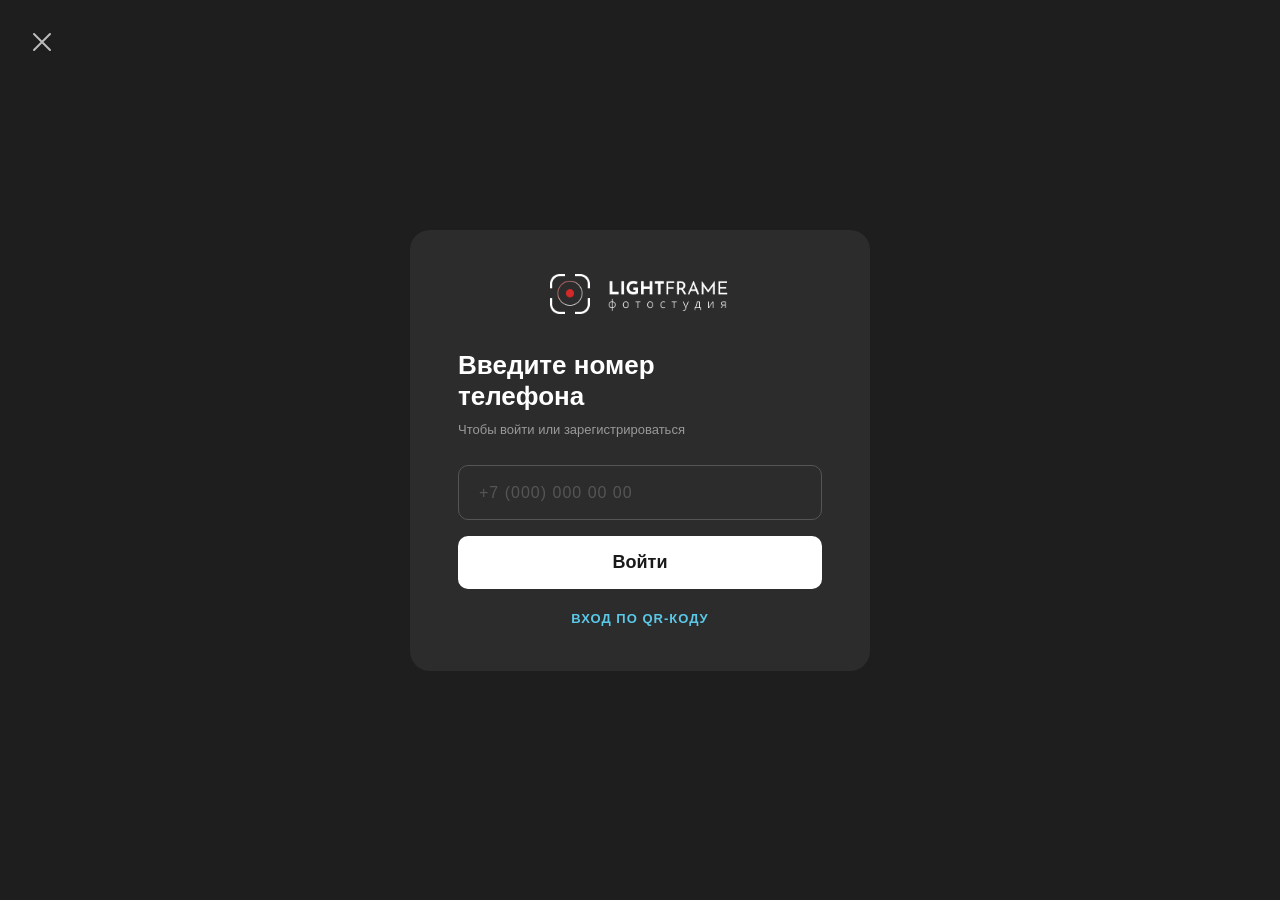
<file: login.html>
<!DOCTYPE html>
<html lang="ru">
<head>
<meta charset="UTF-8">
<meta name="viewport" content="width=1280">
<title>Вход — LightFrame Фотостудия</title>
<link rel="stylesheet" href="style.css">
<style>
  body {
    background: #1e1e1e;
    min-height: 100vh;
    display: flex;
    align-items: center;
    justify-content: center;
    position: relative;
  }
 
  body::before {
    content: '';
    position: fixed;
    inset: 0;
    background: #1e1e1e;
    z-index: 0;
  }
</style>
</head>
<body>

<!-- CLOSE BUTTON -->
<a href="index.html" class="login-close" style="position:fixed;top:28px;left:28px;z-index:10;">
  <svg width="28" height="28" viewBox="0 0 28 28" fill="none">
    <path d="M6 6L22 22M22 6L6 22" stroke="white" stroke-width="2" stroke-linecap="round"/>
  </svg>
</a>

<!-- LOGIN CARD -->
<div class="login-card" style="position:relative;z-index:1;">
  <div class="login-card__logo">
    <a href="index.html" class="logo">
      <div class="logo__icon">
        <img src="img/index/Group 25.png" alt="logo" width="180" height="40">
      </div>
    </a>
  </div>

  <h2 class="login-card__title">Введите номер<br>телефона</h2>
  <p class="login-card__sub">Чтобы войти или зарегистрироваться</p>

  <input type="tel" class="login-input" placeholder="+7 (000) 000 00 00" id="phoneInput">
  <button class="login-btn" onclick="handleLogin()">Войти</button>

  <a href="#" class="login-qr">ВХОД ПО QR-КОДУ</a>
</div>

<script>
function handleLogin() {
  const val = document.getElementById('phoneInput').value.trim();
  if (val.length < 7) {
    document.getElementById('phoneInput').style.borderColor = '#E63946';
    return;
  }
  window.location.href = 'index.html';
}
document.getElementById('phoneInput').addEventListener('input', function() {
  this.style.borderColor = '#555';
});
</script>
</body>
</html>
</file>
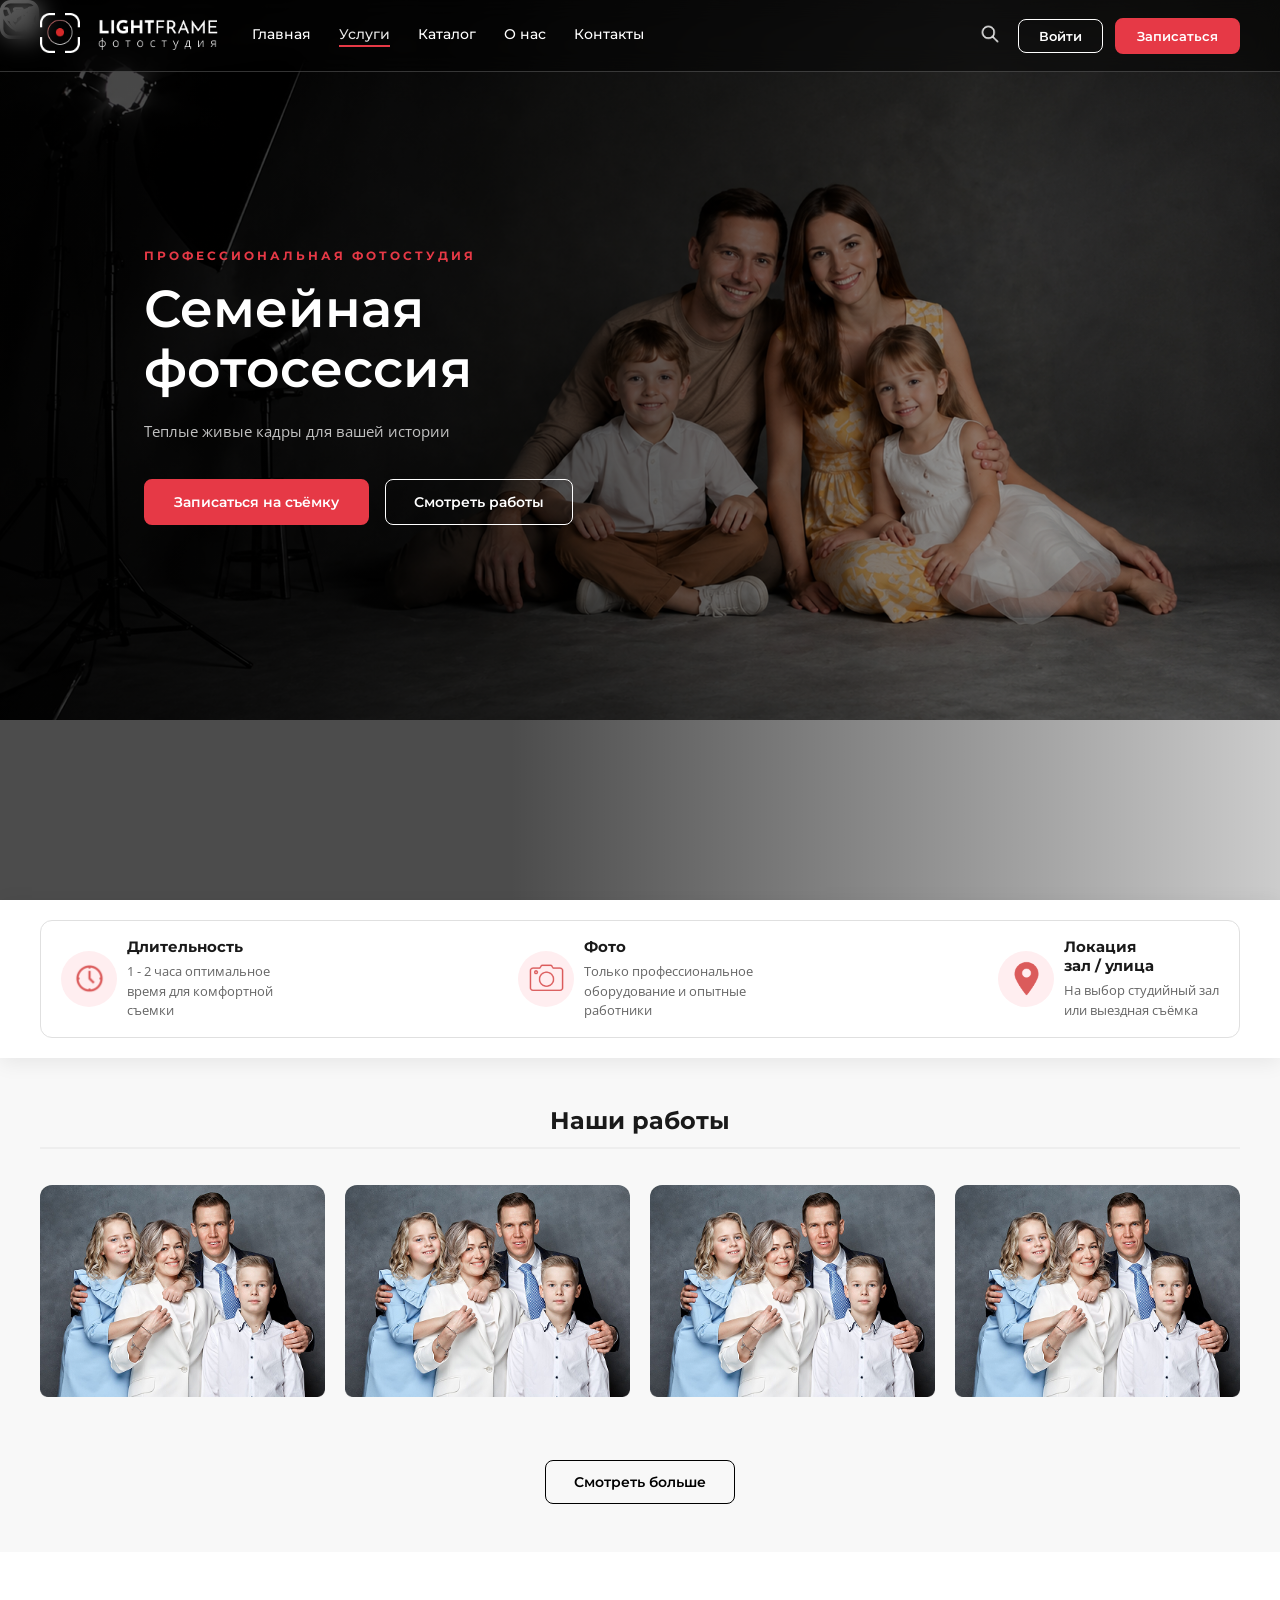
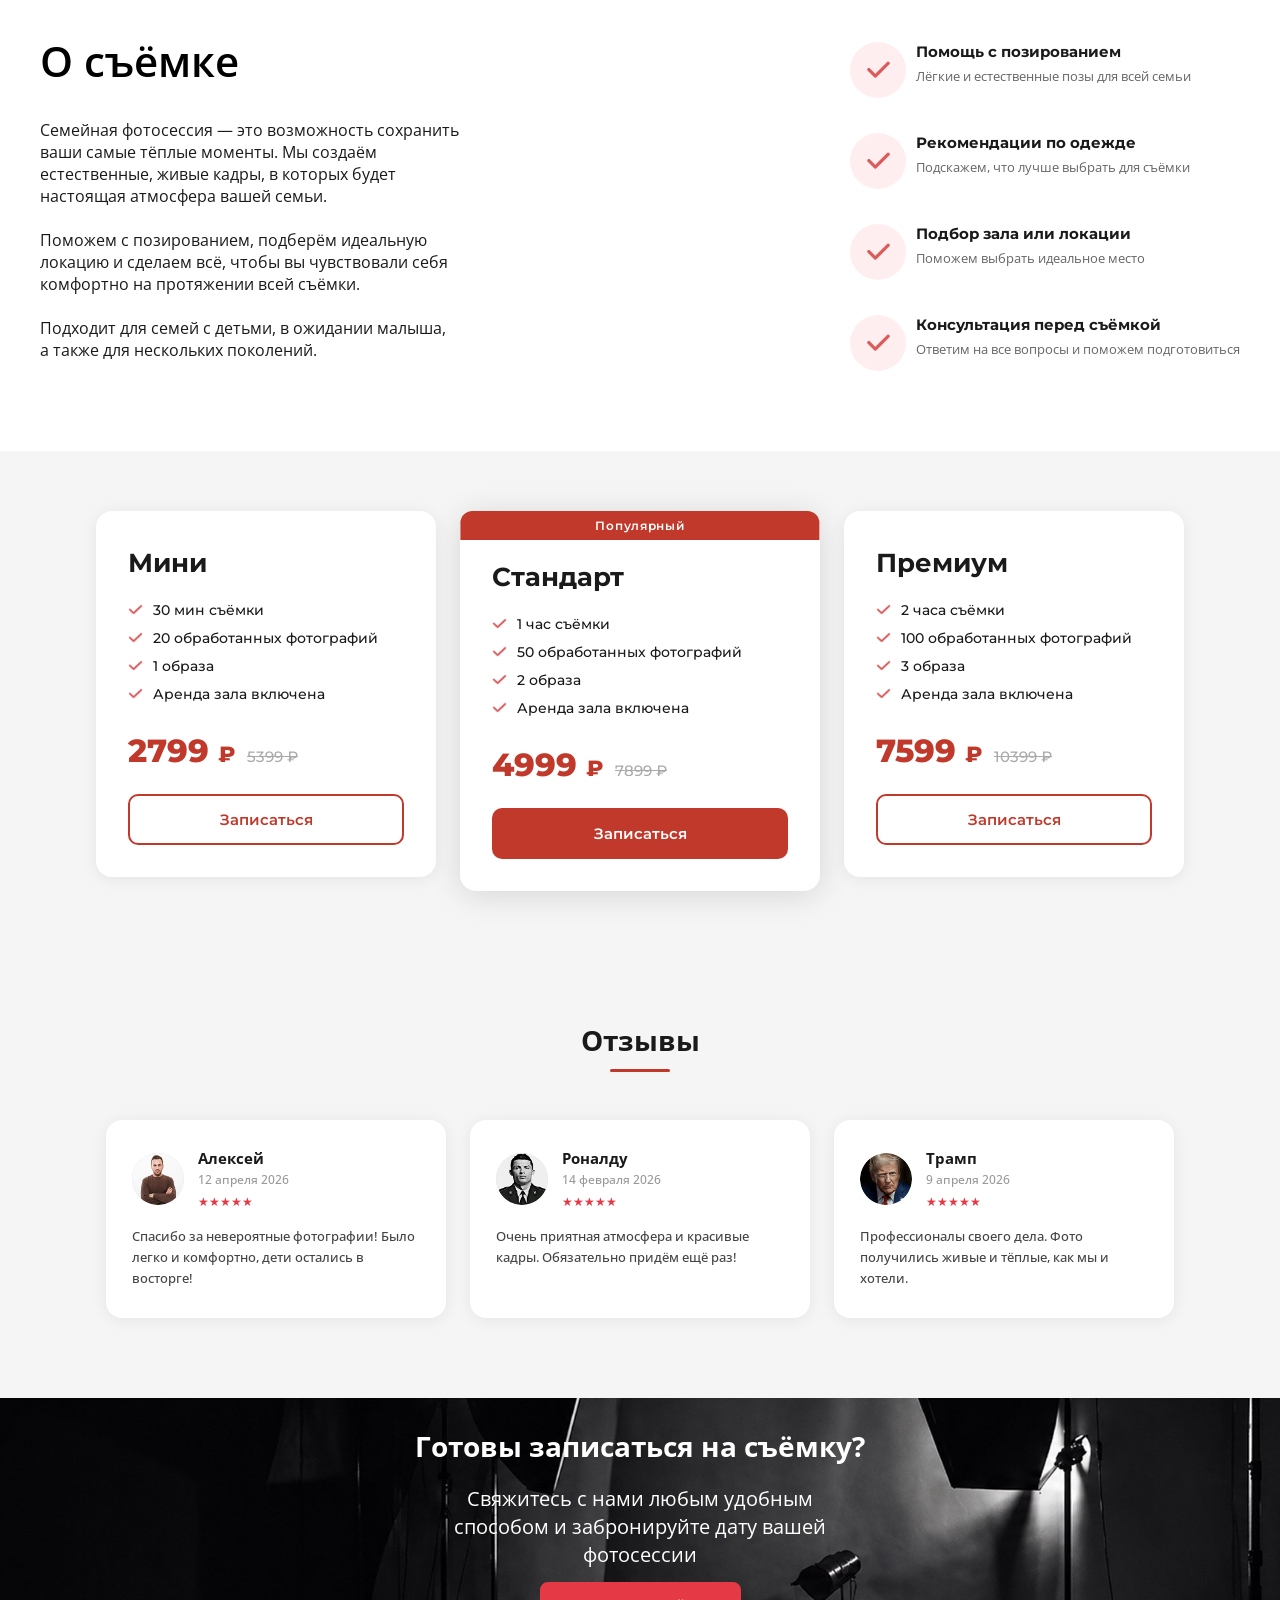
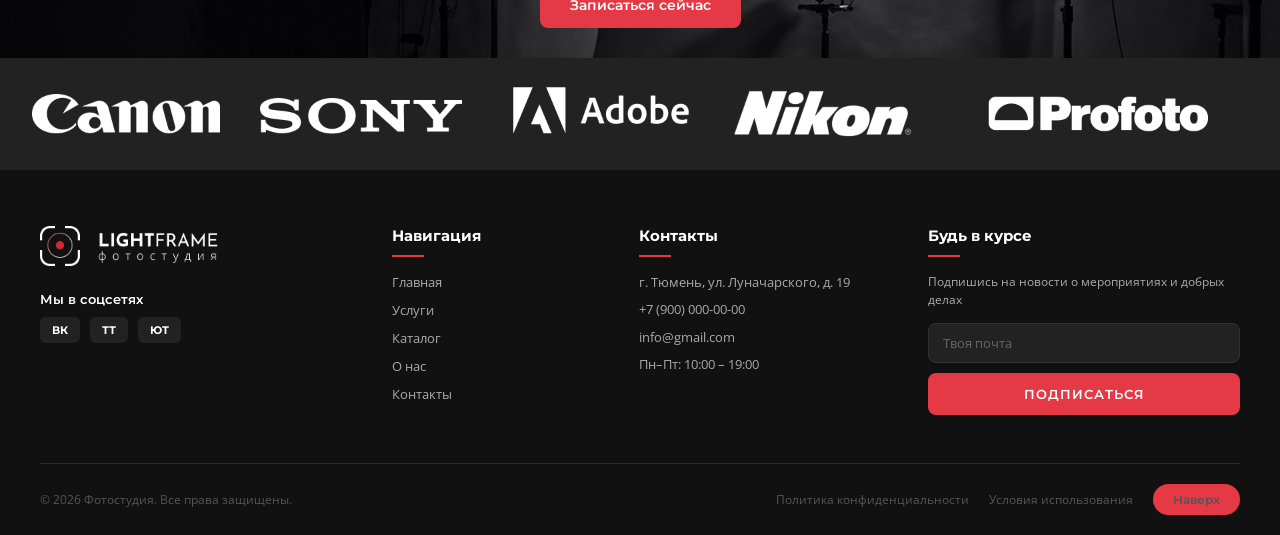
<file: services.html>
<!DOCTYPE html>
<html lang="ru">
<head>
<meta charset="UTF-8">
<meta name="viewport" content="width=1280">
<title>Услуги — LightFrame Фотостудия</title>
<link rel="preconnect" href="https://fonts.googleapis.com">
<link href="https://fonts.googleapis.com/css2?family=Montserrat:wght@400;500;600;700;800&family=Open+Sans:wght@400;500;600&display=swap" rel="stylesheet">
<link rel="stylesheet" href="style.css">
</head>
<body>

<header class="header">
  <div class="header__inner">
    <a href="index.html" class="logo">
      <div class="logo__icon">
        <img src="img/index/Group 25.png" alt="logo" width="180" height="40">
      </div>
    </a>
    <nav class="nav">
      <a href="index.html" class="nav__link">Главная</a>
      <a href="services.html" class="nav__link nav__link--active">Услуги</a>
      <a href="catalog.html" class="nav__link">Каталог</a>
      <a href="about.html" class="nav__link">О нас</a>
      <a href="contacts.html" class="nav__link">Контакты</a>
    </nav>
    <div class="header__actions">
      <button class="header__search">
        <img src="img/Mask group.png" alt="lupa" width="20" height="20">
      </button>
      <a href="login.html" class="btn btn--outline">Войти</a>
      <a href="login.html" class="btn btn--red">Записаться</a>
    </div>
  </div>
</header>

<section class="hero">
  <div class="hero__slide hero__slide--active">
    <img src="img/index2/глав2ст.png" alt="fon"fon2"> 
    <!-- hero__bg -->
    <div class="hero__overlay"></div>
    <div class="hero__content">
      <p class="hero__eyebrow">ПРОФЕССИОНАЛЬНАЯ ФОТОСТУДИЯ</p>
      <h1 class="hero__title">Семейная <br>фотосессия</h1>
      <p class="hero__desc">Теплые живые кадры для вашей истории</p>
      <div class="hero__btns">
        <a href="login.html" class="btn btn--red">Записаться на съёмку</a>
        <a href="catalog.html" class="btn btn--outline-white">Смотреть работы</a>
      </div>
    </div>
  </div>

  <div class="hero__dotsa">
    <span class="hero__dot hero__dot--active"></span>
  </div>
  <div class="hero__social">
    <img src="img/index/ins.png" alt="ins">
    <img src="img/index/vk.png" alt="vk">
    <img src="img/index/tg.png" alt="tg">
  </div>
</section>

<!-- search bar -->
<!-- search bar -->
<section class="search-bar">
  <div class="container">
    <div class="search-bar__inner_st2">
      <!-- Блок 1 -->
      <div class="feature__block">
        <div class="feature__icon feature__icon--pink">
            <img src="img/index2/time.png" alt="time" width="35" height="35">
        </div>
        <div>
          <h3 class="feature__titlesr2">Длительность</h3>
          <p class="feature__descst2">1 - 2 часа оптимальное<br> время для комфортной <br>съемки</p>
        </div>
      </div>

      <!-- Блок 2 -->
      <div class="feature__block">
        <div class="feature__icon feature__icon--pink">
            <img src="img/index2/camera.png" alt="camera" width="35" height="35">
        </div>
        <div>
          <h3 class="feature__titlesr2">Фото</h3>
          <p class="feature__descst2">Только профессиональное<br> оборудование и опытные<br> работники</p>
        </div>
      </div>

      <!-- Блок 3 -->
      <div class="feature__block">
        <div class="feature__icon feature__icon--pink">
            <img src="img/index2/map.png" alt="map" width="35" height="35">
        </div>
        <div>
          <h3 class="feature__titlesr2">Локация<br>зал / улица</h3>
          <p class="feature__descst2">На выбор студийный зал<br> или выездная съёмка</p>
        </div>
      </div>
    </div>
  </div>
</section>

<!-- HALLS SECTION -->
<section class="section" style="background:#f8f8f8;">
  <div class="container">
    <h2 class="section__title">Наши работы</h2>
    <div class="halls-gridst1">

      <div class="hall-cardst1">
        <div class="hall-card__img">
          <img src="img/index2/pr1.png" alt="pr1">
        </div>
      </div>
      <div class="hall-cardst1">
        <div class="hall-cardst1__img">
          <img src="img/index2/pr1.png" alt="pr1">
        </div>
      </div>
      <div class="hall-cardst1">
        <div class="hall-cardst1__img">
          <img src="img/index2/pr1.png" alt="pr1">
        </div>
      </div>
      <div class="hall-cardst1">
        <div class="hall-cardst1__img">
          <img src="img/index2/pr1.png" alt="pr1">
        </div>
      </div>
    </div>
    <div style="text-align:center;margin-top:20px;">
      <a href="catalog.html" class="btn btn--outline-whitest2">Смотреть больше</a>
    </div>
  </div>
</section>

<!-- info section -->
<section class="info">
  <div class="content__info">
    <div class="info__txt">
      <h2>О съёмке</h2>
      <p>Семейная фотосессия — это возможность сохранить<br> 
        ваши самые тёплые моменты. Мы создаём<br> 
        естественные, живые кадры, в которых будет<br> 
        настоящая атмосфера вашей семьи.<br><br>

        Поможем с позированием, подберём идеальную<br>
        локацию и сделаем всё, чтобы вы чувствовали себя<br>
        комфортно на протяжении всей съёмки.<br><br>

        Подходит для семей с детьми, в ожидании малыша,<br>
        а также для нескольких поколений.
      </p>
    </div>
    <div>
      <!-- Блок 1 -->
      <div class="info__blockst2">
        <div class="featurest2">
          <div class="feature__icon feature__icon--pink">
              <img src="img/index2/ok.png" alt="ok" width="25" height="19">
          </div>
          <div>
            <h3 class="feature__titlesr2">Помощь с позированием</h3>
            <p class="feature__descst2">Лёгкие и естественные позы для всей семьи</p>
          </div>
        </div>

        <div class="featurest2">
          <div class="feature__icon feature__icon--pink">
              <img src="img/index2/ok.png" alt="ok" width="25" height="19">
          </div>
          <div>
            <h3 class="feature__titlesr2">Рекомендации по одежде</h3>
            <p class="feature__descst2">Подскажем, что лучше выбрать для съёмки</p>
          </div>
        </div>

        <div class="featurest2">
          <div class="feature__icon feature__icon--pink">
              <img src="img/index2/ok.png" alt="ok" width="25" height="19">
          </div>
          <div>
            <h3 class="feature__titlesr2">Подбор зала или локации</h3>
            <p class="feature__descst2">Поможем выбрать идеальное место</p>
          </div>
        </div>

        <div class="featurest2">
          <div class="feature__icon feature__icon--pink">
              <img src="img/index2/ok.png" alt="ok" width="25" height="19">
          </div>
          <div>
            <h3 class="feature__titlesr2">Консультация перед съёмкой</h3>
            <p class="feature__descst2">Ответим на все вопросы и поможем подготовиться</p>
          </div>
        </div>
      </div>
    </div>
  </div>
</section>

<section class="pricing-section">
  <div class="pricing-grid">

    <!-- МИНИ -->
    <div class="card">
      <h2 class="card__title">Мини</h2>
      <ul class="features__st2">
        <li><img src="img/index2/ok_cart.png" alt="" width="15" height="11">30 мин съёмки</li>
        <li><img src="img/index2/ok_cart.png" alt="" width="15" height="11">20 обработанных фотографий</li>
        <li><img src="img/index2/ok_cart.png" alt="" width="15" height="11">1 образа</li>
        <li><img src="img/index2/ok_cart.png" alt="" width="15" height="11"></span>Аренда зала включена</li>
      </ul>
      <div class="price-row">
        <div class="price-current">2799 <span>₽</span></div>
        <div class="price-old">5399 ₽</div>
      </div>
      <a href="login.html" class="btnst2 btnst2--outline">Записаться</a>
    </div>

    <!-- СТАНДАРТ (Popular) -->
    <div class="card card--popular">
      <div class="badge">Популярный</div>
      <h2 class="card__title">Стандарт</h2>
      <ul class="features__st2">
        <li><img src="img/index2/ok_cart.png" alt="" width="15" height="11">1 час съёмки</li>
        <li><img src="img/index2/ok_cart.png" alt="" width="15" height="11">50 обработанных фотографий</li>
        <li><img src="img/index2/ok_cart.png" alt="" width="15" height="11">2 образа</li>
        <li><img src="img/index2/ok_cart.png" alt="" width="15" height="11">Аренда зала включена</li>
      </ul>
      <div class="price-row">
        <div class="price-current">4999 <span>₽</span></div>
        <div class="price-old">7899 ₽</div>
      </div>
      
      <a href="login.html" class="btnst2 btnst2--filled">Записаться</a>
    </div>

    <!-- ПРЕМИУМ -->
    <div class="card">
      <h2 class="card__title">Премиум</h2>
      <ul class="features__st2">
        <li><img src="img/index2/ok_cart.png" alt="" width="15" height="11">2 часа съёмки</li>
        <li><img src="img/index2/ok_cart.png" alt="" width="15" height="11">100 обработанных фотографий</li>
        <li><img src="img/index2/ok_cart.png" alt="" width="15" height="11">3 образа</li>
        <li><img src="img/index2/ok_cart.png" alt="" width="15" height="11">Аренда зала включена</li>
      </ul>
      <div class="price-row">
        <div class="price-current">7599 <span>₽</span></div>
        <div class="price-old">10399 ₽</div>
      </div>
      <a href="login.html" class="btnst2 btnst2--outline">Записаться</a>
    </div>

  </div>
</section>

<!--  REVIEWS  -->
<section class="reviews-section">
  <h2 class="section-title">Отзывы</h2>
  <div class="section-underline"></div>

  <div class="reviews-grid">

    <!-- Review 1 -->
    <div class="review-card">
      <div class="review-header">
        <div class="avatar">
          <img src="img/index2/alex.png" alt="alex" width="52" height="52">
        </div>
        <div class="review-meta">
          <div class="review-name">Алексей</div>
          <div class="review-date">12 апреля 2026</div>
          <div class="stars">
            <div class="service-card__stars">★★★★★</div>
          </div>
        </div>
      </div>
      <p class="review-text">Спасибо за невероятные фотографии! Было легко и комфортно, дети остались в восторге!</p>
    </div>

    <!-- Review 2 -->
    <div class="review-card">
      <div class="review-header">
        <div class="avatar">
          <img src="img/index2/cr7ava.png" alt="cr7ava" width="52" height="52">
        </div>
        <div class="review-meta">
          <div class="review-name">Роналду</div>
          <div class="review-date">14 февраля 2026</div>
          <div class="stars">
            <div class="service-card__stars">★★★★★</div>
          </div>
        </div>
      </div>
      <p class="review-text">Очень приятная атмосфера и красивые кадры. Обязательно придём ещё раз!</p>
    </div>

    <!-- Review 3 -->
    <div class="review-card">
      <div class="review-header">
        <div class="avatar">
          <img src="img/index2/trump.png" alt="trump" width="52" height="52">
        </div>
        <div class="review-meta">
          <div class="review-name">Трамп</div>
          <div class="review-date">9 апреля 2026</div>
          <div class="stars">
            <div class="service-card__stars">★★★★★</div>
          </div>
        </div>
      </div>
      <p class="review-text">Профессионалы своего дела. Фото получились живые и тёплые, как мы и хотели.</p>
    </div>

  </div>
</section>

<!-- baner advertising -->

<section class="advertising">
    <h2>Готовы записаться на съёмку?</h2>
    <p>Свяжитесь с нами любым удобным</p>
    <p>способом и забронируйте дату вашей</p>
    <p>фотосессии</p>
    <a href="login.html" class="btn btn--red">Записаться сейчас</a>
</section>

<!-- baner -->
<section class="brands">
  <div class="container-baner">
    <div class="brands__row">
      <img src="img/index/sponsor2.png" alt="sponsor">
    </div>
  </div>
</section>

<footer class="footer">
  <div class="container">
    <div class="footer__grid">
      <div class="footer__col footer__col--brand">
        <a href="index.html" class="logo logo--white">
          <div class="logo__icon"><img src="img/index/Group 25.png" alt="logo" width="180" height="40"></div>
        </a>
        <p class="footer__tagline">Мы в соцсетях</p>
        <div class="footer__socials">
          <a href="#" class="footer__social">ВК</a>
          <a href="#" class="footer__social">ТТ</a>
          <a href="#" class="footer__social">ЮТ</a>
        </div>
      </div>
      <div class="footer__col">
        <h4 class="footer__heading">Навигация</h4>
        <div class="footer__divider"></div>
        <nav class="footer__nav">
          <a href="index.html">Главная</a>
          <a href="services.html">Услуги</a>
          <a href="catalog.html">Каталог</a>
          <a href="about.html">О нас</a>
          <a href="contacts.html">Контакты</a>
        </nav>
      </div>
      <div class="footer__col">
        <h4 class="footer__heading">Контакты</h4>
        <div class="footer__divider"></div>
        <div class="footer__contacts">
          <p>г. Тюмень, ул. Луначарского, д. 19</p>
          <a href="tel:+79000000000">+7 (900) 000-00-00</a>
          <a href="mailto:info@gmail.com">info@gmail.com</a>
          <p>Пн–Пт: 10:00 – 19:00</p>
        </div>
      </div>
      <div class="footer__col">
        <h4 class="footer__heading">Будь в курсе</h4>
        <div class="footer__divider"></div>
        <p class="footer__newsletter-desc">Подпишись на новости о мероприятиях и добрых делах</p>
        <div class="footer__newsletter">
          <input type="email" placeholder="Твоя почта" class="footer__input">
          <button class="btn btn--red footer__subscribe">ПОДПИСАТЬСЯ</button>
        </div>
      </div>
    </div>
    <div class="footer__bottom">
      <span>© 2026 Фотостудия. Все права защищены.</span>
      <div class="footer__bottom-links">
        <a href="#">Политика конфиденциальности</a>
        <a href="#">Условия использования</a>
        <a href="#" class="btn btn--red btn--xs">Наверх</a>
      </div>
    </div>
  </div>
</footer>

<script src="main.js"></script>
</body>
</html>
</file>
<file: style.css>
/* ============================
   RESET & BASE
   ============================ */
*, *::before, *::after { 
  box-sizing: border-box; 
  margin: 0; 
  padding: 0; 
}

html { 
  font-size: 16px; 
  scroll-behavior: smooth; 
}

body {
  font-family: 'Open Sans', sans-serif;
  background: #fff;
  color: #1a1a1a;
  min-width: 1280px;
}
a { 
  text-decoration: none; 
  color: inherit; 
}

img { max-width: 100%; }
button { 
  cursor: pointer; 
  border: none; 
  background: none; 
  font-family: inherit; 
}

/* ============================
   CSS VARIABLES
   ============================ */
:root {
  --red: #E63946;
  --dark: #1c1c1c;
  --dark2: #2a2a2a;
  --gray: #3a3a3a;
  --light-gray: #f5f5f5;
  --border: #e0e0e0;
  --text-muted: #999;
  --white: #ffffff;
  --font-main: 'Montserrat', sans-serif;
}

/* ============================
   CONTAINER
   ============================ */
.container {
  max-width: 1240px;
  margin: 0 auto;
  padding: 0 20px;
}

/* ============================
   BUTTONS
   ============================ */
.btn {
  display: inline-flex;
  align-items: center;
  justify-content: center;
  padding: 12px 28px;
  border-radius: 8px;
  font-family: var(--font-main);
  font-weight: 600;
  font-size: 14px;
  transition: all .2s;
  cursor: pointer;
  border: 2px solid transparent;
}
.btn--red {
  background: var(--red);
  color: #fff;
  border-color: var(--red);
}
.btn--red:hover { 
  background: #c7303c; 
  border-color: #c7303c; 
}

.btn--outline {
  background: transparent;
  color: #fff;
  border: 1.5px solid #fff;
}
.btn--outline:hover { 
  background: rgba(255,255,255,0.1); 
}

.btn--outline-white {
  background: transparent;
  color: #fff;
  border: 1.5px solid #fff;
}

.btn--outline-white {
  background: transparent;
  color: #fff;
  border: 1.5px solid #fff;
}
.btn--outline-white:hover { 
  background: rgba(255,255,255,0.1); 
}

.btn--outline-whitest2 {
  background: transparent;
  color: #000000;
  border: 1.5px solid #000000;
}
.btn--outline-whitest2:hover { 
  background: rgba(255,255,255,0.1); 
}

.btn--outline-dark {
  background: transparent;
  color: #000000;
  border: 1.5px solid #000000;
}
.btn--outline-dark:hover { 
  background: #1a1a1a; 
  color: #fff; 
}

.btn--outline-sm {
  background: transparent;
  color: #1a1a1a;
  border: 1.5px solid #ccc;
  font-size: 12px;
  padding: 7px 16px;
  border-radius: 20px;
  font-family: var(--font-main);
  font-weight: 600;
}

.btn--outline-sm:hover { 
  border-color: var(--red); 
  color: var(--red); 
}

.btn--sm-white {
  background: #fff;
  color: #1a1a1a;
  border: none;
  font-size: 12px;
  padding: 7px 14px;
  border-radius: 20px;
  font-family: var(--font-main);
  font-weight: 600;
}
.btn--xs {
  padding: 6px 18px;
  font-size: 12px;
  border-radius: 20px;
}

/* ============================
   HEADER
   ============================ */
.header {
  position: fixed;
  top: 0;
  left: 0;
  right: 0;
  z-index: 100;
  /* эффект стекла WW*/
  background: rgba(0, 0, 0, 0.5);
  backdrop-filter: blur(12px);
  -webkit-backdrop-filter: blur(12px);
  border-bottom: 1px solid rgba(255, 255, 255, 0.2);
  height: 72px;
  transition: all 0.3s ease;
}
.header__inner {
  max-width: 1240px;
  margin: 0 auto;
  padding: 0 20px;
  height: 100%;
  display: flex;
  align-items: center;
  gap: 32px;
}

/* ============================
   HERO 
   ============================ */
.hero {
  position: relative;
  height: 100vh;
  min-height: 600px;
  margin-top: 72px;
  overflow: hidden;
}

/* LOGO */
.logo {
  display: flex;
  align-items: center;
  gap: 10px;
  text-decoration: none;
  flex-shrink: 0;
}
.logo__text { display: flex; flex-direction: column; line-height: 1.1; }
.logo__name {
  font-family: var(--font-main);
  font-size: 16px;
  font-weight: 400;
  color: #574141; 
  letter-spacing: 1px;
}
.logo__name b { font-weight: 800; }
.logo__sub {
  font-family: var(--font-main);
  font-size: 9px;
  letter-spacing: 3px;
  color: #999;
  text-transform: uppercase;
}
.logo--white .logo__name { color: #fff; }
.logo--white .logo__sub { color: #aaa; }

/* NAV */
.nav {
  display: flex;
  gap: 28px;
  flex: 1;
}
.nav__link {
  font-family: var(--font-main);
  font-size: 14px;
  font-weight: 500;
  color: #ffffff;
  transition: color .2s;
  padding-bottom: 2px;
  border-bottom: 2px solid transparent;
}
.nav__link:hover, .nav__link--active {
  color: #e6e6e6;
  border-bottom-color: var(--red);
}

/* HEADER ACTIONS */
.header__actions {
  display: flex;
  align-items: center;
  gap: 12px;
  margin-left: auto;
}
.header__search {
  background: none;
  border: none;
  color: #555;
  cursor: pointer;
  padding: 6px;
  transition: color .2s;
}
.header__search:hover { color: var(--red); }
.header__actions .btn--outline {
  color: #ffffff;
  border-color: #ffffff;
  padding: 8px 20px;
  font-size: 13px;
}
.header__actions .btn--red {
  padding: 8px 20px;
  font-size: 13px;
}

/* ============================
   HERO
   ============================ */
.hero {
  position: relative;
  height: 100vh;
  min-height: 0px;
  margin-top: 0px;
  overflow: hidden;
}
.hero__slide {
  position: absolute;
  inset: 0;
  opacity: 0;
  transition: opacity .6s;
}
.hero__slide--active { opacity: 1; }
.hero img {
  position: absolute;
  inset: 0;
  background-size: cover;
  background-position: center;
}
.hero__overlay {
  position: absolute;
  inset: 0;
  background: linear-gradient(90deg, rgba(0,0,0,0.7) 40%, rgba(0,0,0,0.2) 100%);
}
.hero__content {
  position: relative;
  z-index: 2;
  padding: 120px 80px;
  max-width: 700px;
  margin-top: 10%;
  margin-left: 5%;
}
.hero__eyebrow {
  font-family: var(--font-main);
  font-size: 12px;
  font-weight: 700;
  letter-spacing: 3px;
  color: var(--red);
  text-transform: uppercase;
  margin-bottom: 16px;
}
.hero__title {
  font-family: var(--font-main);
  font-size: 52px;
  font-weight: 600;
  color: #fff;
  line-height: 1.15;
  margin-bottom: 20px;
  white-space: nowrap;
}
.hero__title--red { color: var(--red); }
.hero__desc {
  font-size: 15px;
  color: rgba(255,255,255,0.75);
  line-height: 1.6;
  margin-bottom: 36px;
}
.hero__btns { display: flex; gap: 16px; }

/* HERO ARROWS */
.hero__arrow {
  position: absolute;
  top: 50%;
  transform: translateY(-50%);
  z-index: 10;
  background: rgba(255,255,255,0.1);
  border: 1px solid rgba(255,255,255,0.3);
  color: #fff;
  width: 44px; height: 44px;
  border-radius: 50%;
  font-size: 26px;
  display: flex; align-items: center; justify-content: center;
  cursor: pointer;
  transition: background .2s;
}
.hero__arrow:hover { background: rgba(255,255,255,0.25); }
.hero__arrow--prev { left: 24px; }
.hero__arrow--next { right: 24px; }

/* HERO DOTS */
.hero__dots {
  position: absolute;
  bottom: 32px;
  left: 50%;
  transform: translateX(-50%);
  z-index: 10;
  display: flex;
  gap: 8px;
}
.hero__dot {
  width: 10px; height: 10px;
  border-radius: 50%;
  background: rgba(255,255,255,0.4);
  cursor: pointer;
}
.hero__dot--active { background: var(--red); }

/* HERO SOCIAL */

.hero__social-link {
  color: rgba(255,255,255,0.7);
  transition: color .2s;
}
.hero__social-link:hover { color: #fff; }

/* ============================
   SEARCH BAR
   ============================ */
.search-bar {
  background: #fff;
  padding: 20px 0;
  box-shadow: 0 4px 20px rgba(0,0,0,0.08);
  position: relative;
  z-index: 5;
}
.search-bar__inner {
  display: flex;
  align-items: center;
  gap: 16px;
  background: #fff;
  border: 1.5px solid var(--border);
  border-radius: 12px;
  padding: 16px 20px;
}
.search-bar__input {
  flex: 1;
  border: none;
  outline: none;
  font-family: var(--font-main);
  font-size: 14px;
  color: #333;
  background: transparent;
  resize: none;
  line-height: 1.4;
}
.search-bar__input::placeholder { color: #999; }

/* ============================
   SEARCH BAR st2
   ============================ */

.search-bar__inner_st2{
  display: flex;
  align-items: center;
  gap: 16px;
  background: #fff;
  border: 1.5px solid var(--border);
  border-radius: 12px;
  padding: 16px 20px;
  justify-content: space-between;
  
}

.feature__block {
  display: flex;
  align-items: center;  
  gap: 10px; 
}

.feature__descst2 {
  font-size: 13px; 
  color: #666; 
  line-height: 1.5; 
}

.feature__titlesr2 {
  font-family: var(--font-main);
  font-size: 15px;
  font-weight: 700;
  margin-bottom: 6px;
}
/* ============================
   FEATURES
   ============================ */
.features { padding: 48px 0; }
.features__grid {
  display: flex;
  gap: 40px;
  justify-content: space-between;
}
.feature {
  display: flex;
  align-items: flex-start;
  gap: 20px;
  flex: 1;
}
.feature__icon {
  width: 56px; height: 56px;
  border-radius: 50%;
  display: flex; align-items: center; justify-content: center;
  flex-shrink: 0;
}
.feature__icon--pink { background: #ffeef0; }
.feature__title {
  font-family: var(--font-main);
  font-size: 15px;
  font-weight: 700;
  margin-bottom: 6px;
}
.feature__desc {
  font-size: 13px; 
  color: #666; 
  line-height: 1.5; 
}



/* ============================
   SECTION
   ============================ */
.section { padding: 48px 0; }
.section__title {
  font-family: var(--font-main);
  font-size: 24px;
  font-weight: 700;
  text-align: center;
  margin-bottom: 36px;
  padding-bottom: 12px;
  border-bottom: 2px solid #eee;
  display: inline-block;
  width: 100%;
}

/* ============================
   SERVICES GRID
   ============================ */
.services-grid {
  display: flex;
  gap: 20px;
  overflow-x: auto;
}
.service-card {
  flex: 0 0 220px;
  background: #fff;
  border-radius: 12px;
  box-shadow: 0 2px 16px rgba(0,0,0,0.08);
  overflow: hidden;
}
.service-card__img {
  height: 200px;
  background-size: cover;
  background-position: center;
}
.service-card__body {
  padding: 14px 16px;
  display: flex;
  flex-direction: column;
  gap: 6px;
}
.service-card__name {
  font-family: var(--font-main);
  font-size: 13px;
  font-weight: 700;
}
.service-card__stars { color: var(--red); font-size: 12px; }
.price--red { color: var(--red); font-family: var(--font-main); font-size: 13px; font-weight: 700; }
.price--old { color: #999; font-size: 11px; text-decoration: line-through; }
.service-card__price { display: flex; align-items: center; gap: 8px; }

/* ============================
   HALLS GRID
   ============================ */
.halls-grid {
  display: grid;
  grid-template-columns: repeat(3, 1fr);
  gap: 20px;
}
.hall-card__img {
  height: 255px;
  background-size: cover;
  background-position: center;
  border-radius: 12px;
  position: relative;
  overflow: hidden;
}
.hall-card__overlay {
  position: absolute;
  inset: 0;
  top: auto;
  bottom: 0;  
  left: 0;
  right: 0;
  height: auto;

  background: rgba(0, 0, 0, 0.5);
  backdrop-filter: blur(12px);
  -webkit-backdrop-filter: blur(12px);
  border-top: 1px solid rgba(255, 255, 255, 0.2); 
  border-bottom: none;
  display: flex;
  flex-direction: column;
  justify-content: flex-end;
  padding: 20px;
  gap: 10px;
  transition: all 0.3s ease;
  
}
.hall-card__name {
  font-family: var(--font-main);
  font-size: 18px;
  font-weight: 800;
  color: #fff;
  letter-spacing: 1px;
}
.hall-card__size {
  font-size: 12px;
  color: rgba(255,255,255,0.75);
}
.hall-card__info { 
  display: flex; 
  flex-direction: 
  column; gap: 4px; 
  
}

.hall-card__content {
  display: flex;
  align-items: center;
  justify-content: space-between;
  gap: 16px;
}

/* ============================
   HALLS GRID ST2
   ============================ */

.halls-gridst1 {
  display: grid;
  grid-template-columns: repeat(4, 1fr);
  gap: 20px;
}
.hall-cardst1__img {
  height: 255px;
  background-size: cover;
  background-position: center;
  border-radius: 12px;
  position: relative;
  overflow: hidden;
}

/* ============================
   info section ST2
   ============================ */

.info{
  padding: 80px 20px;
}

.content__info{
  max-width: 1200px;
  margin: 0 auto;

  display: flex;
  justify-content: space-between;
  gap: 20px;

  /* grid-template-columns: repeat(2, 2fr);
  margin-top: 50px;
  align-items: start; */
}

.info__txt{
  max-width: 500px;
}
.info__txt h2{
  font-size: 42px;
  font-weight: 600;
  color: #000000;
  margin-bottom: 30px;
}

.info__blockst2{
  display: flex;
  flex-direction: column;
  gap: 35px;

  padding-top: 10px;
}

.featurest2{
  display: flex;
  align-items: flex-start;
  gap: 10px;
}

/* ============================
   PRICING SECTION
   ============================ */

  .pricing-section {
    padding: 60px 40px 70px;
    background: #f5f5f5;
    font-family: 'Montserrat', sans-serif;
    color: #1a1a1a;
    min-width: 1200px;
  }

  .pricing-grid {
    display: flex;
    justify-content: center;
    align-items: flex-start;
    gap: 24px;
    max-width: 1160px;
    margin: 0 auto;
  }

  /* Card base */
  .card {
    background: #fff;
    border-radius: 16px;
    padding: 36px 32px 32px;
    width: 340px;
    position: relative;
    box-shadow: 0 2px 16px rgba(0,0,0,0.07);
    flex-shrink: 0;
  }

  /* Popular card */
  .card--popular {
    width: 360px;
    box-shadow: 0 4px 32px rgba(0,0,0,0.13);
    padding-top: 50px;
  }

  /* Popular badge */
  .badge {
    position: absolute;
    top: 0;
    left: 50%;
    transform: translateX(-50%);
    background: #c0392b;
    color: #fff;
    font-size: 12px;
    font-weight: 600;
    letter-spacing: 0.06em;
    padding: 7px 135px;
    border-radius: 12px 12px 0 0;
    white-space: nowrap;
  }

  .card__title {
    font-size: 26px;
    font-weight: 700;
    margin-bottom: 22px;
    color: #1a1a1a;
  }

  /* Features list */
  .features__st2 {
    list-style: none;
    margin-bottom: 28px;
    display: flex;
    flex-direction: column;
    gap: 10px;
  }

  .features__st2 li {
    display: flex;
    align-items: center;
    gap: 10px;
    font-size: 14px;
    font-weight: 500;
    color: #1a1a1a;
  }

  /* Checkmark icon placeholder – 18×18 */
  .features__st2 li .icon-check {
    width: 15px;
    height: 15px;
    flex-shrink: 0;
    background: #c0392b;
    border-radius: 50%;
    display: flex;
    align-items: center;
    justify-content: center;
  }
  .features__st2 li .icon-check::after {
    content: '✓';
    color: #fff;
    font-size: 10px;
    font-weight: 700;
  }

  /* Price row */
  .price-row {
    display: flex;
    align-items: baseline;
    gap: 12px;
    margin-bottom: 24px;
  }

  .price-current {
    font-size: 32px;
    font-weight: 800;
    color: #c0392b;
  }

  .price-current span {
    font-size: 22px;
  }

  .price-old {
    font-size: 15px;
    font-weight: 500;
    color: #aaa;
    text-decoration: line-through;
  }

  /* Buttons */
  .btnst2 {
    display: block;
    width: 100%;
    padding: 14px;
    border-radius: 10px;
    font-family: 'Montserrat', sans-serif;
    font-size: 15px;
    font-weight: 600;
    cursor: pointer;
    text-align: center;
    transition: opacity .2s;
  }
  .btnst2:hover { opacity: .85; }

  .btnst2--outline {
    background: transparent;
    border: 2px solid #c0392b;
    color: #c0392b;
  }

  .btnst2--filled {
    background: #c0392b;
    border: 2px solid #c0392b;
    color: #fff;
  }

  /* ── REVIEWS SECTION ── */
  .reviews-section {
    padding: 60px 40px 80px;
    background: #f5f5f5;
  }

  .section-title {
    text-align: center;
    font-size: 28px;
    font-weight: 700;
    margin-bottom: 10px;
    color: #1a1a1a;
  }

  .section-underline {
    width: 60px;
    height: 3px;
    background: #c0392b;
    margin: 0 auto 48px;
    border-radius: 2px;
  }

  .reviews-grid {
    display: flex;
    justify-content: center;
    gap: 24px;
    max-width: 1160px;
    margin: 0 auto;
  }

  .review-card {
    background: #fff;
    border-radius: 16px;
    padding: 28px 26px;
    width: 340px;
    box-shadow: 0 2px 16px rgba(0,0,0,0.07);
    flex-shrink: 0;
  }

  .review-header {
    display: flex;
    align-items: center;
    gap: 14px;
    margin-bottom: 16px;
  }

  /* Avatar placeholder – 52×52 */
  .avatar {
    width: 52px;
    height: 52px;
    border-radius: 50%;
    background: #e0e0e0;
    flex-shrink: 0;
    overflow: hidden;
    /* Вставьте свои фото внутрь <div class="avatar"><img ...></div> */
  }

  .review-meta { 
    display: flex; 
    flex-direction: column; 
    gap: 3px; 
  }

  .review-name {
    font-size: 15px;
    font-weight: 700;
    color: #1a1a1a;
  }

  .review-date {
    font-size: 12px;
    color: #999;
    font-weight: 500;
  }

  .stars {
    display: flex;
    gap: 2px;
    margin-top: 2px;
  }


  .review-text {
    font-size: 13px;
    font-weight: 500;
    color: #444;
    line-height: 1.65;
  }

/* ============================
   PARTNERS GRID
   ============================ */
.partners-grid {
  display: grid;
  grid-template-columns: repeat(4, 1fr);
  gap: 20px;
}
.partner-card {
  display: flex;
  gap: 14px;
  align-items: flex-start;
  background: #fff;
  border: 1px solid var(--border);
  border-radius: 12px;
  padding: 14px;
}
.partner-card__img {
  width: 130px; height: 90px;
  background-size: cover;
  background-position: center top;
  border-radius: 15px;
  flex-shrink: 0;
}
.partner-card__body { display: flex; flex-direction: column; gap: 4px; }
.partner-card__name {
  font-family: var(--font-main);
  font-size: 13px;
  font-weight: 700;
  line-height: 1.3;
}
.partner-card__role { font-size: 12px; color: #666; }
.partner-card__price { 
  font-family: var(--font-main);
  font-size: 12px; 
  font-weight: 600;
  color: #333;
  margin-top: 4px;
  }

/* ============================
   advertising
   ============================ */
  .advertising {
  position: relative;
  width: 100%;
  height: 260px;

  display: flex;
  flex-direction: column; 
  align-items: center; 
  justify-content: center; 

  overflow: hidden;
  background: url("img/index2/image\ 2.png") center/cover no-repeat;
}

.advertising h2 {
  font-size: 28px;
  font-weight: 700; 
  margin-bottom: 20px;
  color: rgb(255, 255, 255);
}

.advertising p {
  font-size: 20px;
  line-height: 1.4;

  color: rgb(255, 255, 255);
  
}


.advertising .btn {
  display: inline-block; 
  margin-top: 1%;
}



/* ============================
   BRANDS
   ============================ */

.brands__row {
  display: flex;
  align-items: center;
  justify-content: space-around;
  gap: 40px;
  width: 100%;
}
.brand-logo {
  font-family: var(--font-main);
  font-size: 22px;
  font-weight: 800;
  color: #fff;
  letter-spacing: 1px;
  text-transform: uppercase;
}


/* ============================
   FOOTER
   ============================ */
.footer {
  background: #111;
  color: #aaa;
  padding: 56px 0 0;
}
.footer__grid {
  display: grid;
  grid-template-columns: 1.5fr 1fr 1.2fr 1.5fr;
  gap: 40px;
  padding-bottom: 48px;
  border-bottom: 1px solid #2a2a2a;
}
.footer__tagline {
  font-size: 13px;
  margin-top: 20px;
  margin-bottom: 10px;
  color: #fff;
  font-family: var(--font-main);
  font-weight: 600;
}
.footer__socials { display: flex; gap: 10px; }
.footer__social {
  background: #222;
  color: #fff;
  font-family: var(--font-main);
  font-size: 11px;
  font-weight: 700;
  padding: 6px 12px;
  border-radius: 6px;
  transition: background .2s;
}
.footer__social:hover { background: var(--red); }
.footer__heading {
  font-family: var(--font-main);
  font-size: 15px;
  font-weight: 700;
  color: #fff;
  margin-bottom: 10px;
}
.footer__divider {
  width: 32px; height: 2px;
  background: var(--red);
  margin-bottom: 16px;
}
.footer__nav {
  display: flex;
  flex-direction: column;
  gap: 10px;
}
.footer__nav a {
  font-size: 13px;
  color: #aaa;
  transition: color .2s;
}
.footer__nav a:hover { color: #fff; }
.footer__contacts {
  display: flex;
  flex-direction: column;
  gap: 8px;
  font-size: 13px;
  line-height: 1.5;
}
.footer__contacts a { color: #aaa; transition: color .2s; }
.footer__contacts a:hover { color: #fff; }
.footer__newsletter-desc { font-size: 12px; line-height: 1.5; margin-bottom: 14px; }
.footer__newsletter { display: flex; flex-direction: column; gap: 10px; }
.footer__input {
  background: #222;
  border: 1px solid #333;
  border-radius: 8px;
  padding: 10px 14px;
  color: #fff;
  font-size: 13px;
  outline: none;
  font-family: inherit;
}
.footer__input::placeholder { color: #666; }
.footer__subscribe { width: 100%; border-radius: 8px; padding: 11px; font-size: 13px; letter-spacing: 1px; }
.footer__bottom {
  padding: 20px 0;
  display: flex;
  align-items: center;
  justify-content: space-between;
  font-size: 12px;
  color: #555;
}
.footer__bottom-links {
  display: flex;
  align-items: center;
  gap: 20px;
}
.footer__bottom-links a { color: #555; transition: color .2s; }
.footer__bottom-links a:hover { color: #fff; }

/* ============================
   PAGE HERO (inner pages)
   ============================ */
.page-hero {
  padding: 60px 0;
  margin-left: 190px;
  margin-top: 64px;
  padding-bottom: 1px;
}

.page-hero__breadcrumb {
  font-size: 13px;
  color: #777;
}
.page-hero__breadcrumb a { color: #999; }
.page-hero__breadcrumb span { color: var(--red); }

/* ============================
   SERVICES PAGE
   ============================ */
.services-page { padding: 60px 0; }
.services-page__grid {
  display: grid;
  grid-template-columns: repeat(3, 1fr);
  gap: 28px;
}
.service-big-card {
  background: #fff;
  border-radius: 14px;
  box-shadow: 0 2px 20px rgba(0,0,0,0.09);
  overflow: hidden;
  transition: transform .2s, box-shadow .2s;
}
.service-big-card:hover { 
  transform: translateY(-4px); 
  box-shadow: 0 8px 30px rgba(0,0,0,0.14); 
}

.service-big-card__img {
  height: 240px;
  background-size: cover;
  background-position: center;
}
.service-big-card__body { padding: 20px; }
.service-big-card__name {
  font-family: var(--font-main);
  font-size: 16px;
  font-weight: 700;
  margin-bottom: 8px;
}
.service-big-card__stars { 
  color: var(--red); 
  font-size: 14px; 
  margin-bottom: 6px; 
}

.service-big-card__desc { 
  font-size: 13px; color: #666; 
  line-height: 1.5; 
  margin-bottom: 14px;
 }

.service-big-card__price { 
  display: flex; 
  align-items: center; 
  gap: 10px; 
  margin-bottom: 14px; 
}

.service-big-card__footer { 
  display: flex; 
  justify-content: space-between; 
  align-items: center; 
}

/* ============================
   CATALOG PAGE
   ============================ */
.catalog-layout { padding: 48px 0; }
.catalog-layout__inner { display: flex; gap: 32px; }
.catalog-sidebar {
  width: 260px;
  flex-shrink: 0;
}
.catalog-sidebar__block {
  background: #fff;
  border: 1px solid var(--border);
  border-radius: 12px;
  padding: 20px;
  margin-bottom: 20px;
}
.catalog-sidebar__title {
  font-family: var(--font-main);
  font-size: 14px;
  font-weight: 700;
  margin-bottom: 14px;
  padding-bottom: 10px;
  border-bottom: 1px solid #eee;
}
.catalog-filter-list { display: flex; flex-direction: column; gap: 10px; }
.catalog-filter-item {
  display: flex;
  align-items: center;
  gap: 10px;
  font-size: 13px;
  color: #333;
  cursor: pointer;
}
.catalog-filter-item input[type=checkbox] { accent-color: var(--red); width: 16px; height: 16px; }
.catalog-main { flex: 1; }
.catalog-main__header {
  display: flex;
  align-items: center;
  justify-content: space-between;
  margin-bottom: 24px;
}
.catalog-main__count { font-size: 14px; color: #666; }
.catalog-sort {
  display: flex;
  align-items: center;
  gap: 10px;
  font-size: 13px;
}
.catalog-sort select {
  border: 1px solid var(--border);
  border-radius: 8px;
  padding: 7px 12px;
  font-size: 13px;
  outline: none;
  font-family: inherit;
}
.catalog-grid {
  display: grid;
  grid-template-columns: repeat(3, 1fr);
  gap: 20px;
}
.catalog-card {
  background: #fff;
  border-radius: 12px;
  box-shadow: 0 2px 14px rgba(0,0,0,0.07);
  overflow: hidden;
}
.catalog-card__img {
  height: 200px;
  background-size: cover;
  background-position: center;
}
.catalog-card__body { padding: 14px; }
.catalog-card__name { font-family: var(--font-main); font-size: 13px; font-weight: 700; margin-bottom: 4px; }
.catalog-card__stars { color: var(--red); font-size: 11px; margin-bottom: 6px; }
.catalog-card__price { display: flex; align-items: center; gap: 8px; margin-bottom: 10px; }
.catalog-pagination {
  display: flex;
  justify-content: center;
  gap: 8px;
  margin-top: 36px;
}
.catalog-pagination__btn {
  width: 38px; height: 38px;
  border-radius: 8px;
  border: 1px solid var(--border);
  font-family: var(--font-main);
  font-size: 14px;
  font-weight: 600;
  display: flex; align-items: center; justify-content: center;
  cursor: pointer;
  transition: all .2s;
  background: #fff;
}
.catalog-pagination__btn--active { background: var(--red); color: #fff; border-color: var(--red); }
.catalog-pagination__btn:hover:not(.catalog-pagination__btn--active) { border-color: var(--red); color: var(--red); }

/* ============================
   ABOUT PAGE
   ============================ */
.about-intro { padding: 34px 0; }
.about-intro__inner { 
  display: flex; 
  gap: 60px; 
  align-items: center; 
}

.about-intro__text { flex: 1; }

.about-intro__label {
  font-family: var(--font-main);
  font-size: 12px;
  font-weight: 700;
  color: var(--red);
  letter-spacing: 3px;
  text-transform: uppercase;
  margin-bottom: 16px;
}
.about-intro__title {
  font-family: var(--font-main);
  font-size: 32px;
  font-weight: 800;
  margin-bottom: 20px;
  line-height: 1.2;
}
.about-intro__desc {
  font-size: 15px;
  color: #555;
  line-height: 1.7;
  margin-bottom: 20px;
}
.about-intro__img {
  flex: 1;
  border-radius: 16px;
  background-size: cover;
  background-position: center;
  overflow: hidden;
}

.stats-section { 
  background: #111; 
  padding: 56px 0; 
}

.stats-grid {
  display: grid;
  grid-template-columns: repeat(4, 1fr);
  gap: 20px;
  text-align: center;
}
.stat__number {
  font-family: var(--font-main);
  font-size: 40px;
  font-weight: 800;
  color: var(--red);
  margin-bottom: 8px;
}
.stat__label {
  font-size: 13px;
  color: #aaa;
  line-height: 1.4;
}


.advantages-section { background: #f8f8f8; padding: 64px 0; }
.advantages-grid {
  display: grid;
  grid-template-columns: repeat(3, 1fr);
  gap: 28px;
}
.advantage-card {
  background: #fff;
  border-radius: 14px;
  padding: 28px;
  box-shadow: 0 2px 12px rgba(0,0,0,0.06);
}
.advantage-card__icon {
  width: 52px; height: 52px;
  background: #ffeef0;
  border-radius: 50%;
  display: flex; align-items: center; justify-content: center;
  margin-bottom: 16px;
}
.advantage-card__title {
  font-family: var(--font-main);
  font-size: 16px;
  font-weight: 700;
  margin-bottom: 10px;
}
.advantage-card__desc { font-size: 13px; color: #666; line-height: 1.6; }

/* ============================
   CONTACTS PAGE
   ============================ */
.contacts-page { padding: 64px 0; }
.contacts-layout { display: grid; grid-template-columns: 1fr 1fr; gap: 48px; align-items: start; }
.contacts-info__title {
  font-family: var(--font-main);
  font-size: 26px;
  font-weight: 800;
  margin-bottom: 28px;
}
.contacts-info__list { display: flex; flex-direction: column; gap: 20px; margin-bottom: 32px; }
.contact-item { display: flex; gap: 16px; align-items: flex-start; }
.contact-item__icon {
  width: 44px; height: 44px;
  background: #ffeef0;
  border-radius: 50%;
  display: flex; align-items: center; justify-content: center;
  flex-shrink: 0;
}
.contact-item__label { font-family: var(--font-main); font-size: 12px; font-weight: 700; color: var(--red); text-transform: uppercase; letter-spacing: 1px; margin-bottom: 4px; }
.contact-item__value { font-size: 14px; color: #333; }
.contacts-form {
  background: #fff;
  border: 1px solid var(--border);
  border-radius: 16px;
  padding: 36px;
}
.contacts-form__title {
  font-family: var(--font-main);
  font-size: 20px;
  font-weight: 700;
  margin-bottom: 24px;
}
.form-group { margin-bottom: 18px; }
.form-group label {
  display: block;
  font-family: var(--font-main);
  font-size: 12px;
  font-weight: 600;
  color: #333;
  margin-bottom: 7px;
  letter-spacing: .5px;
}
.form-control {
  width: 100%;
  border: 1.5px solid var(--border);
  border-radius: 10px;
  padding: 12px 16px;
  font-size: 14px;
  color: #333;
  font-family: inherit;
  outline: none;
  transition: border-color .2s;
  background: #fff;
}
.form-control:focus { border-color: var(--red); }
textarea.form-control { 
  resize: vertical; 
  min-height: 120px; 
}
.contacts-map {
  margin-top: 48px;
  border-radius: 16px;
  overflow: hidden;
  height: 340px; 
  background: #e8e8e8; 
  display: flex;
  align-items: center;
  justify-content: center;
}

.contacts-map__placeholder {
  width: 100%;
  height: 100%;
}

.contacts-map iframe {
  width: 100%;
  height: 100%;
}
.schedule-grid {
  display: grid;
  grid-template-columns: repeat(3, 1fr);
  gap: 16px;
  margin-top: 32px;
}
.schedule-card {
  background: #f8f8f8;
  border-radius: 12px;
  padding: 18px;
  text-align: center;
}
.schedule-card__day { 
  font-family: var(--font-main); 
  font-size: 13px; 
  font-weight: 700; 
  margin-bottom: 6px; 
}
.schedule-card__time { 
  font-size: 13px; 
  color: var(--red); 
  font-weight: 600; 
}

/* ============================
   LOGIN PAGE
   ============================ */
.login-overlay {
  position: fixed;
  inset: 0;
  background: rgba(30,30,30,0.85);
  z-index: 200;
  display: flex;
  align-items: center;
  justify-content: center;
}
.login-close {
  position: fixed;
  top: 28px;
  left: 28px;
  background: none;
  border: none;
  color: #fff;
  cursor: pointer;
  z-index: 201;
  opacity: .7;
  transition: opacity .2s;
}
.login-close:hover { opacity: 1; }
.login-card {
  background: #2c2c2c;
  border-radius: 20px;
  padding: 44px 48px;
  width: 460px;
  text-align: center;
  position: relative;
}
.login-card__logo { margin-bottom: 32px; display: flex; justify-content: center; }
.login-card__title {
  font-family: var(--font-main);
  font-size: 26px;
  font-weight: 700;
  color: #fff;
  margin-bottom: 10px;
  text-align: left;
}
.login-card__sub {
  font-size: 13px;
  color: #999;
  text-align: left;
  margin-bottom: 28px;
}
.login-input {
  width: 100%;
  background: transparent;
  border: 1.5px solid #555;
  border-radius: 10px;
  padding: 16px 20px;
  font-size: 18px;
  font-family: var(--font-main);
  color: #fff;
  outline: none;
  margin-bottom: 16px;
  transition: border-color .2s;
  letter-spacing: 2px;
}
.login-input::placeholder { 
  color: #555; 
  font-size: 16px; 
  letter-spacing: 1px; 
}
.login-input:focus { border-color: #fff; }
.login-btn {
  width: 100%;
  background: #fff;
  color: #1a1a1a;
  border: none;
  border-radius: 10px;
  padding: 16px;
  font-family: var(--font-main);
  font-size: 18px;
  font-weight: 700;
  cursor: pointer;
  transition: background .2s;
  margin-bottom: 20px;
}
.login-btn:hover { background: #e8e8e8; }
.login-qr {
  font-family: var(--font-main);
  font-size: 13px;
  font-weight: 600;
  color: #5bc8e8;
  letter-spacing: 1px;
  text-transform: uppercase;
  cursor: pointer;
  text-decoration: none;
}
.login-qr:hover { text-decoration: underline; }

/* ============================
   UTILITY
   ============================ */
.text-center { text-align: center; }
.mt-4 { margin-top: 16px; }
.mt-8 { margin-top: 32px; }
</file>
